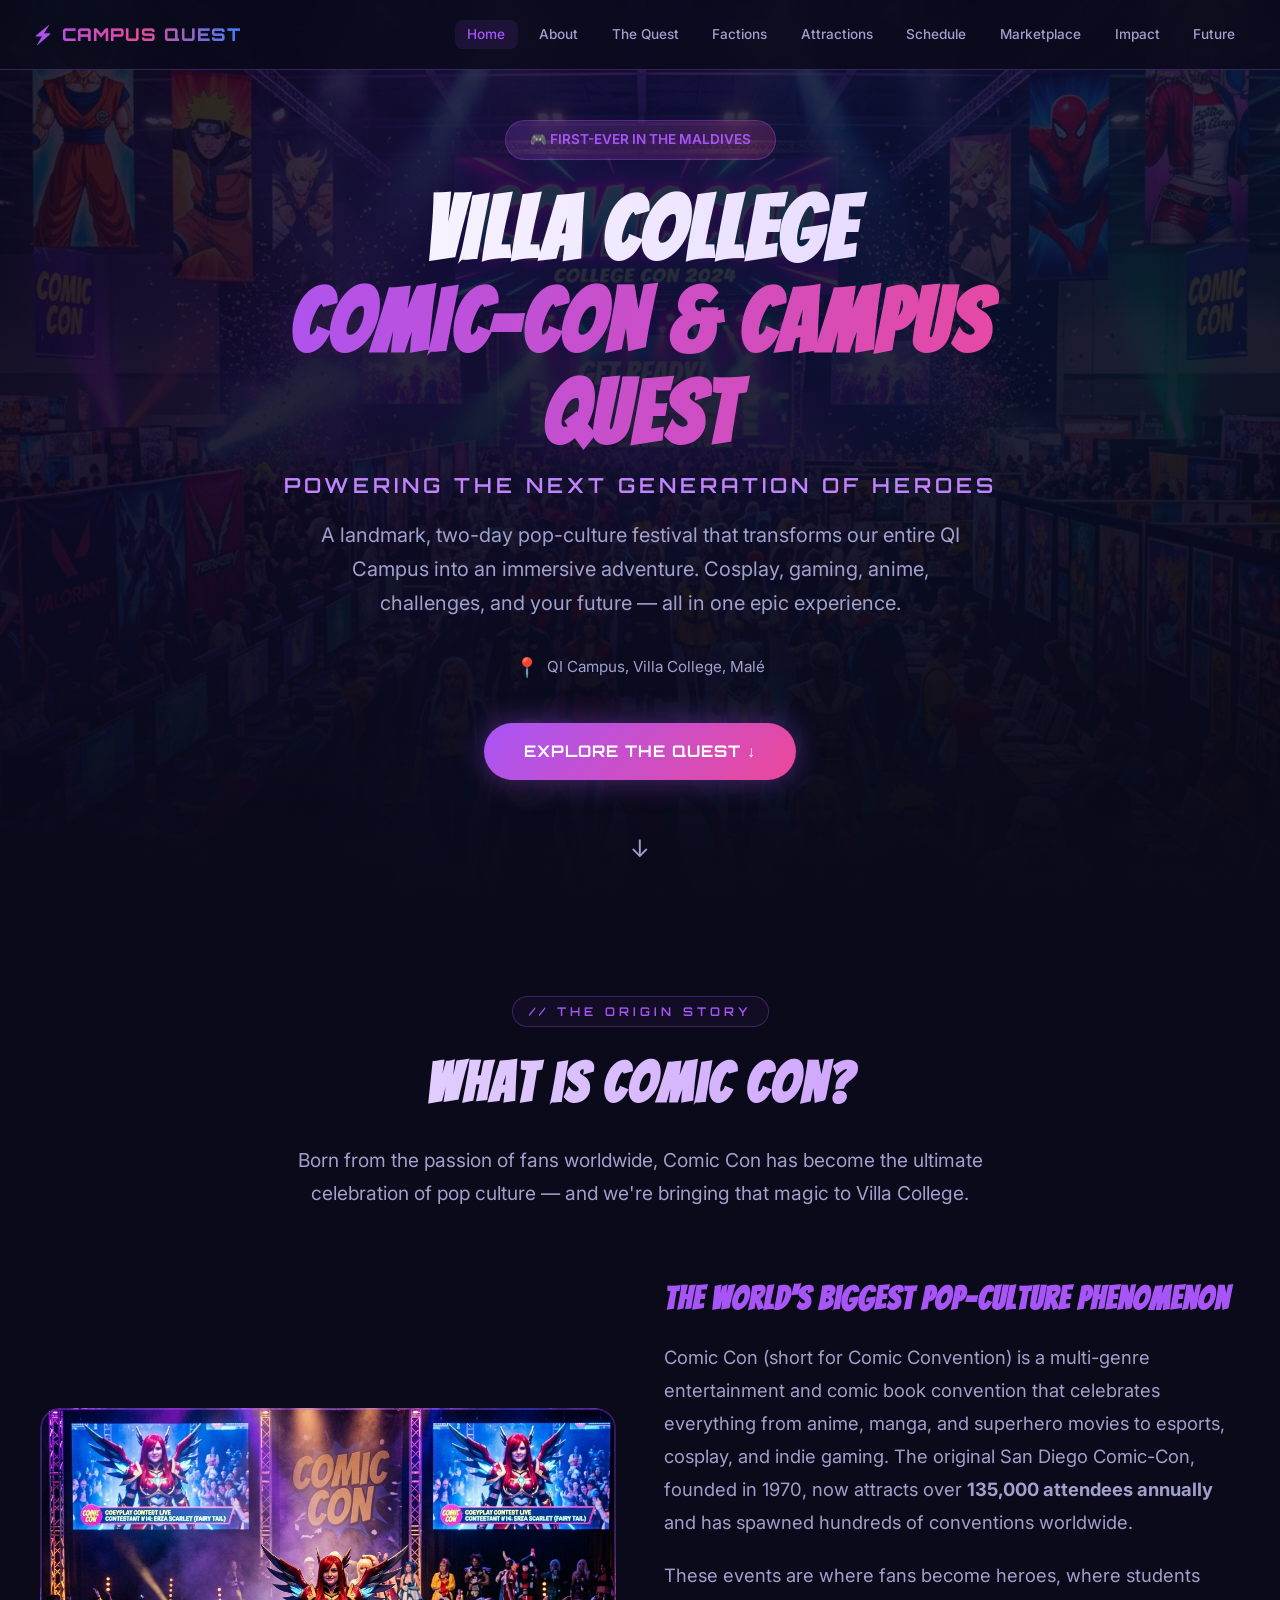
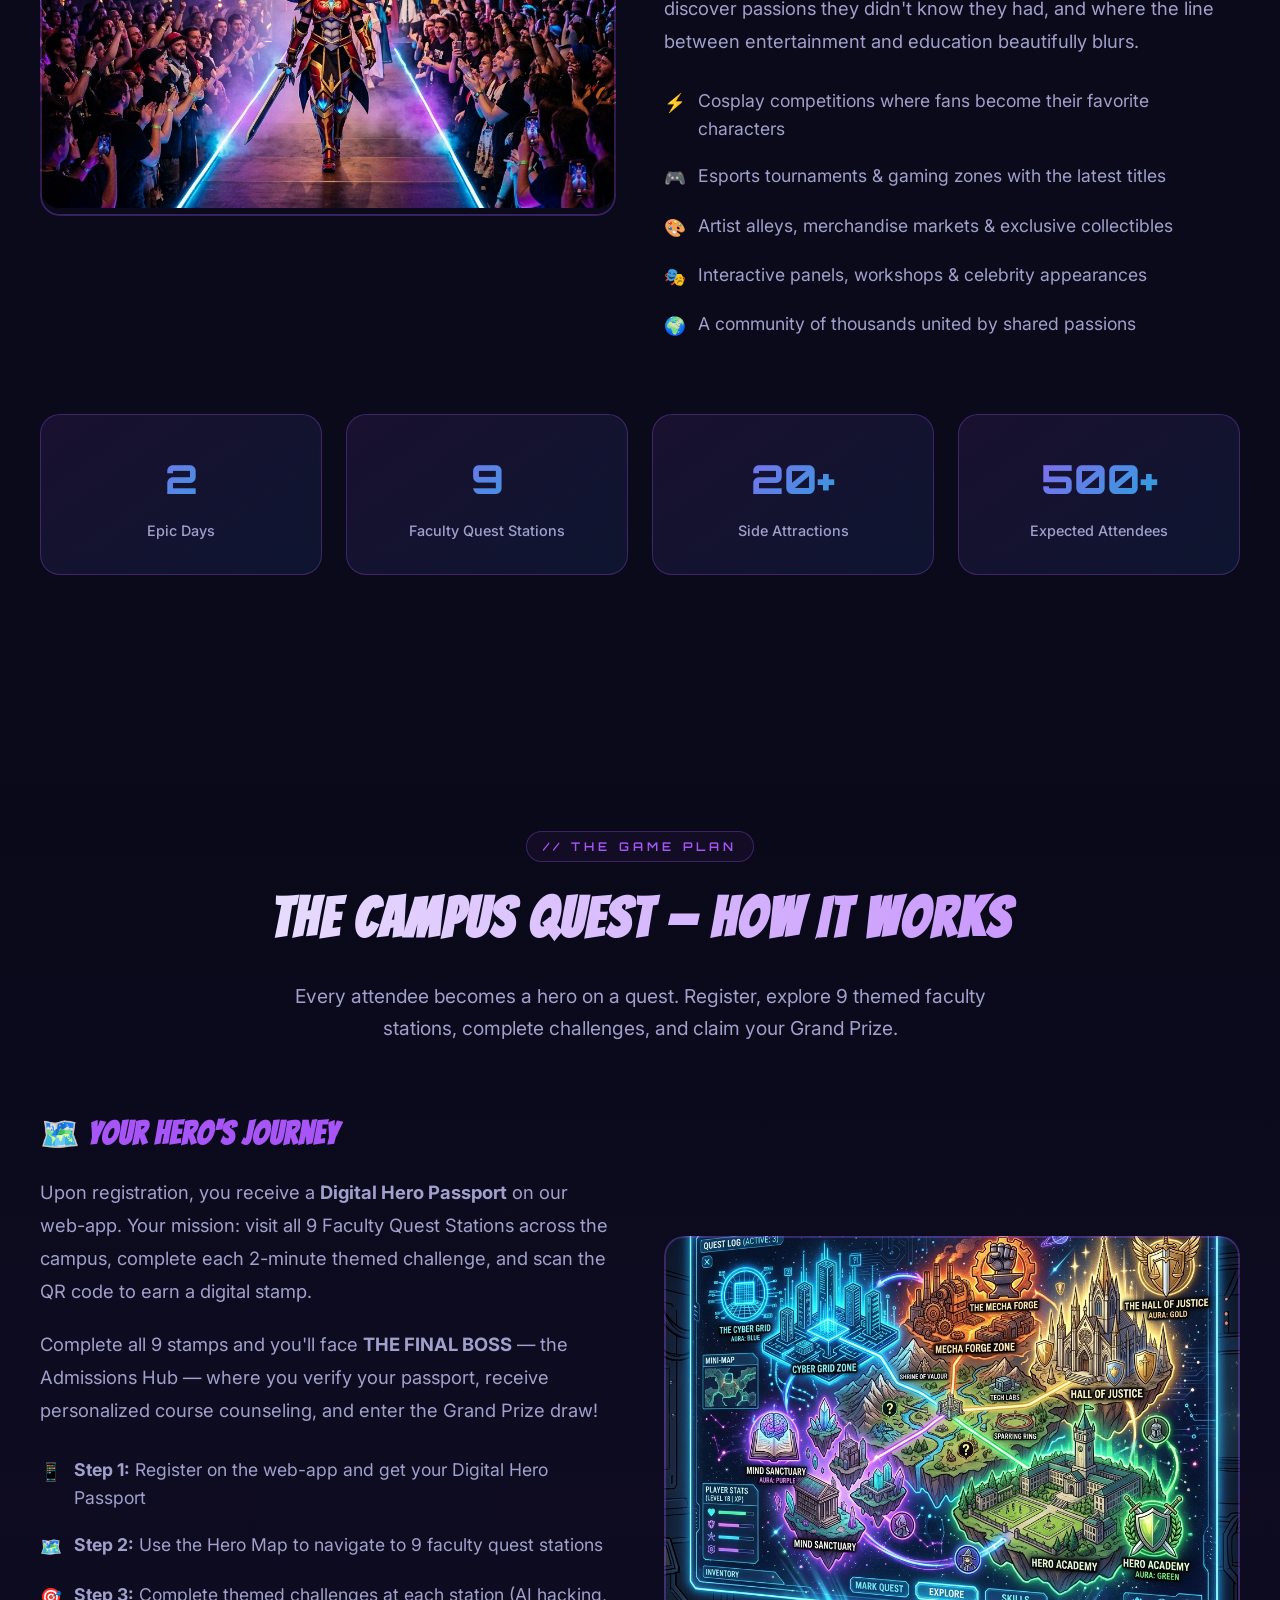
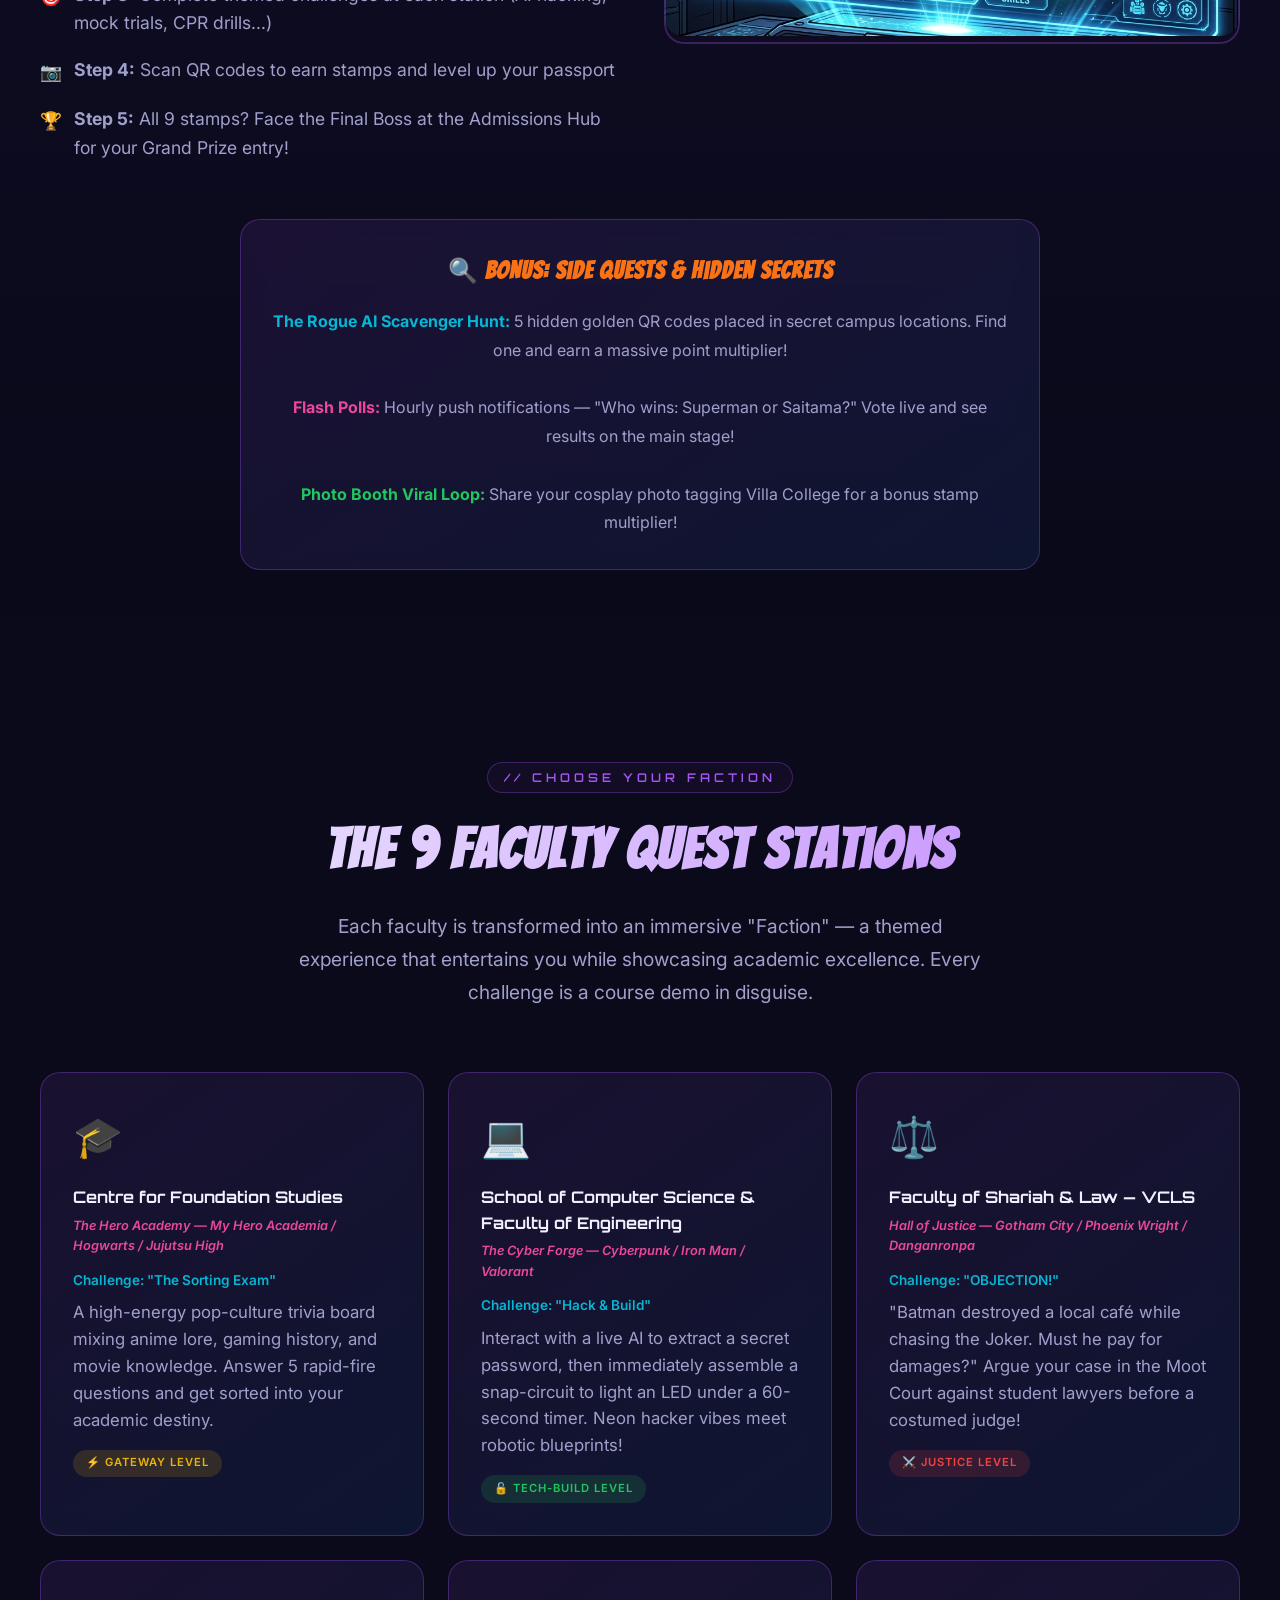
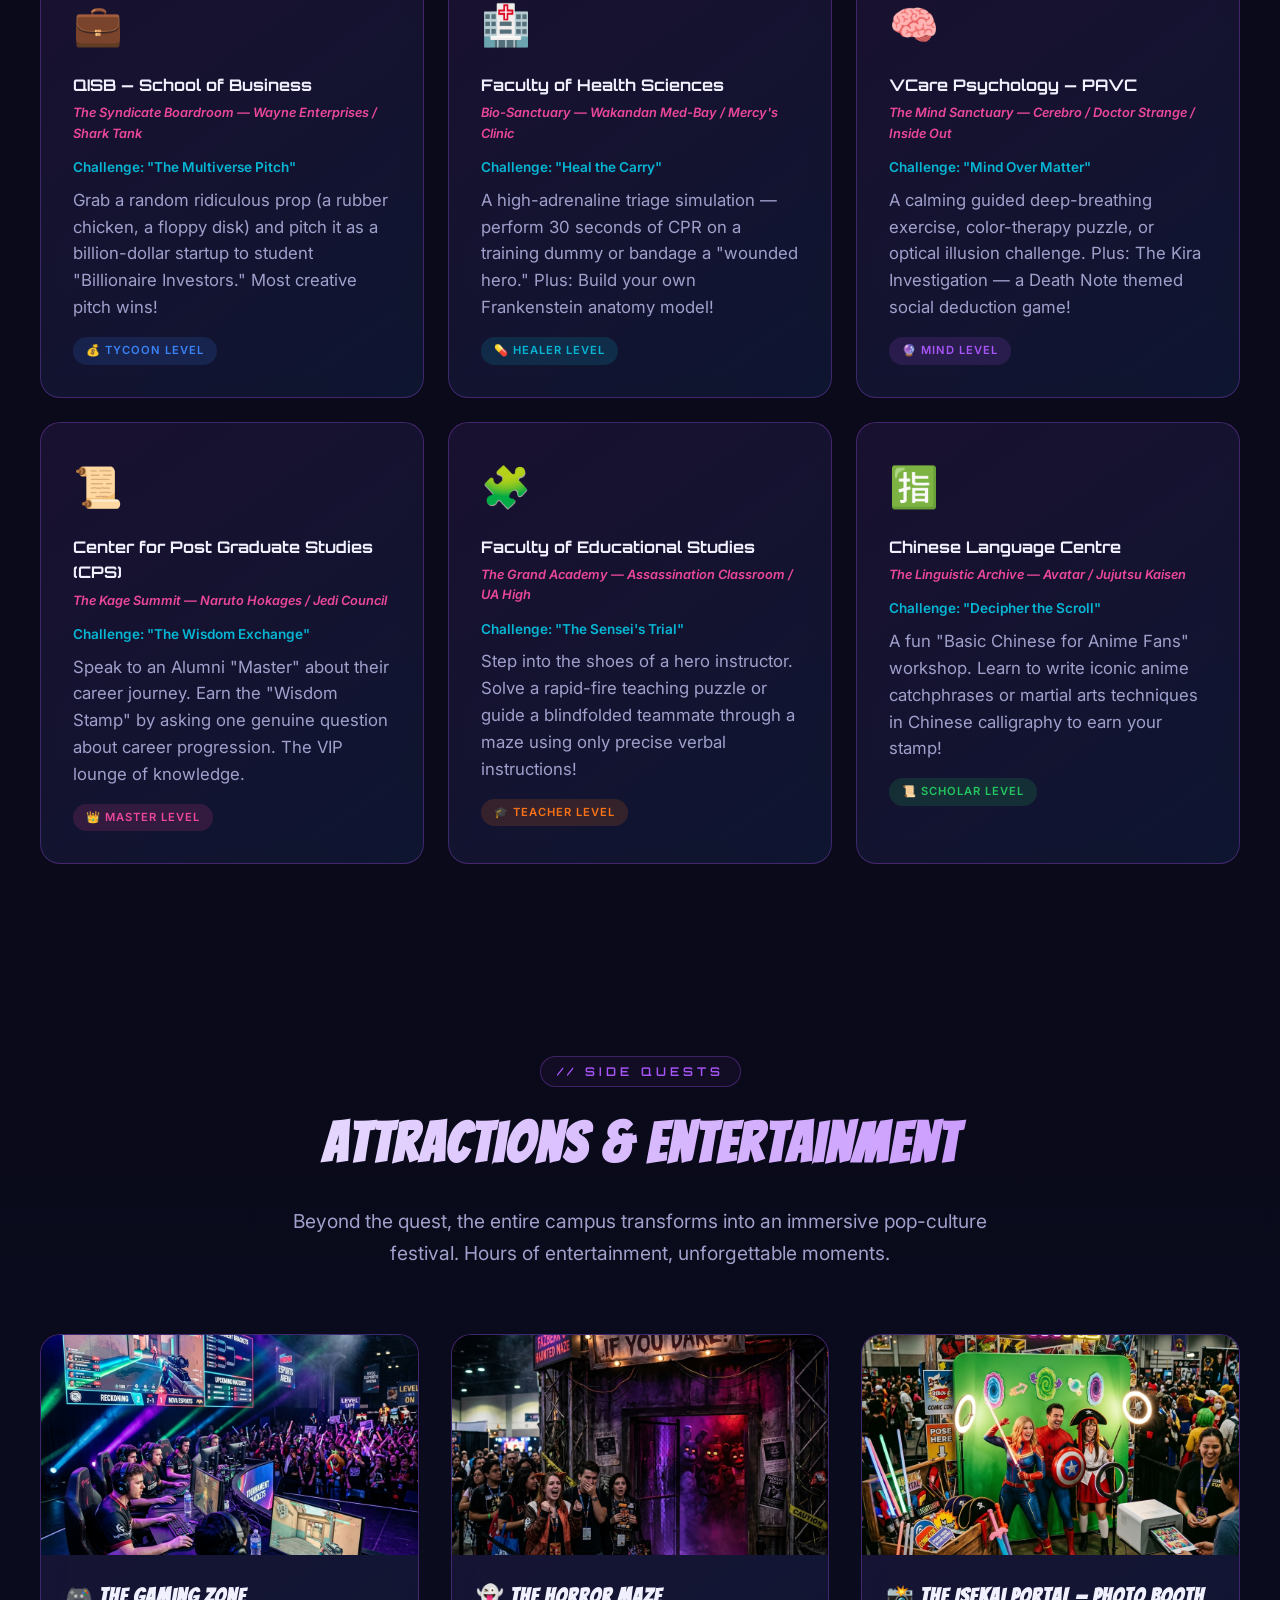
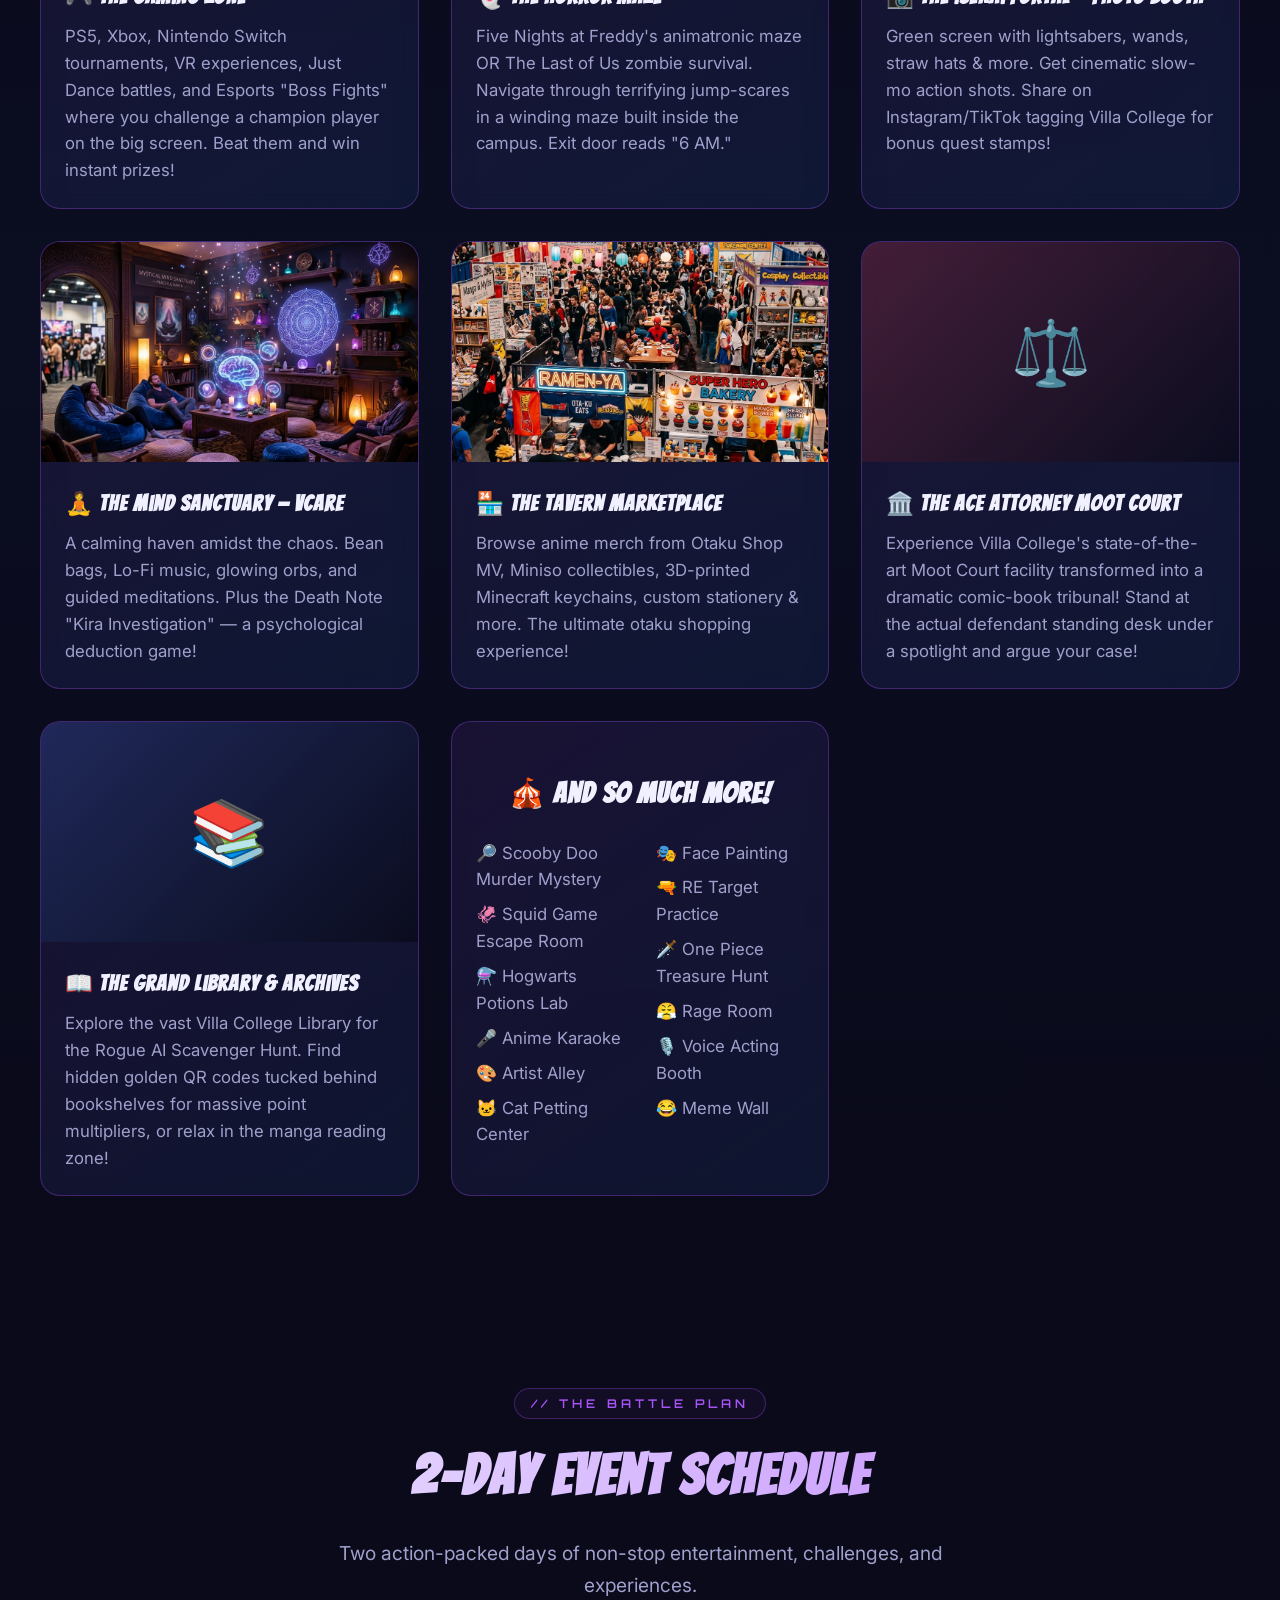
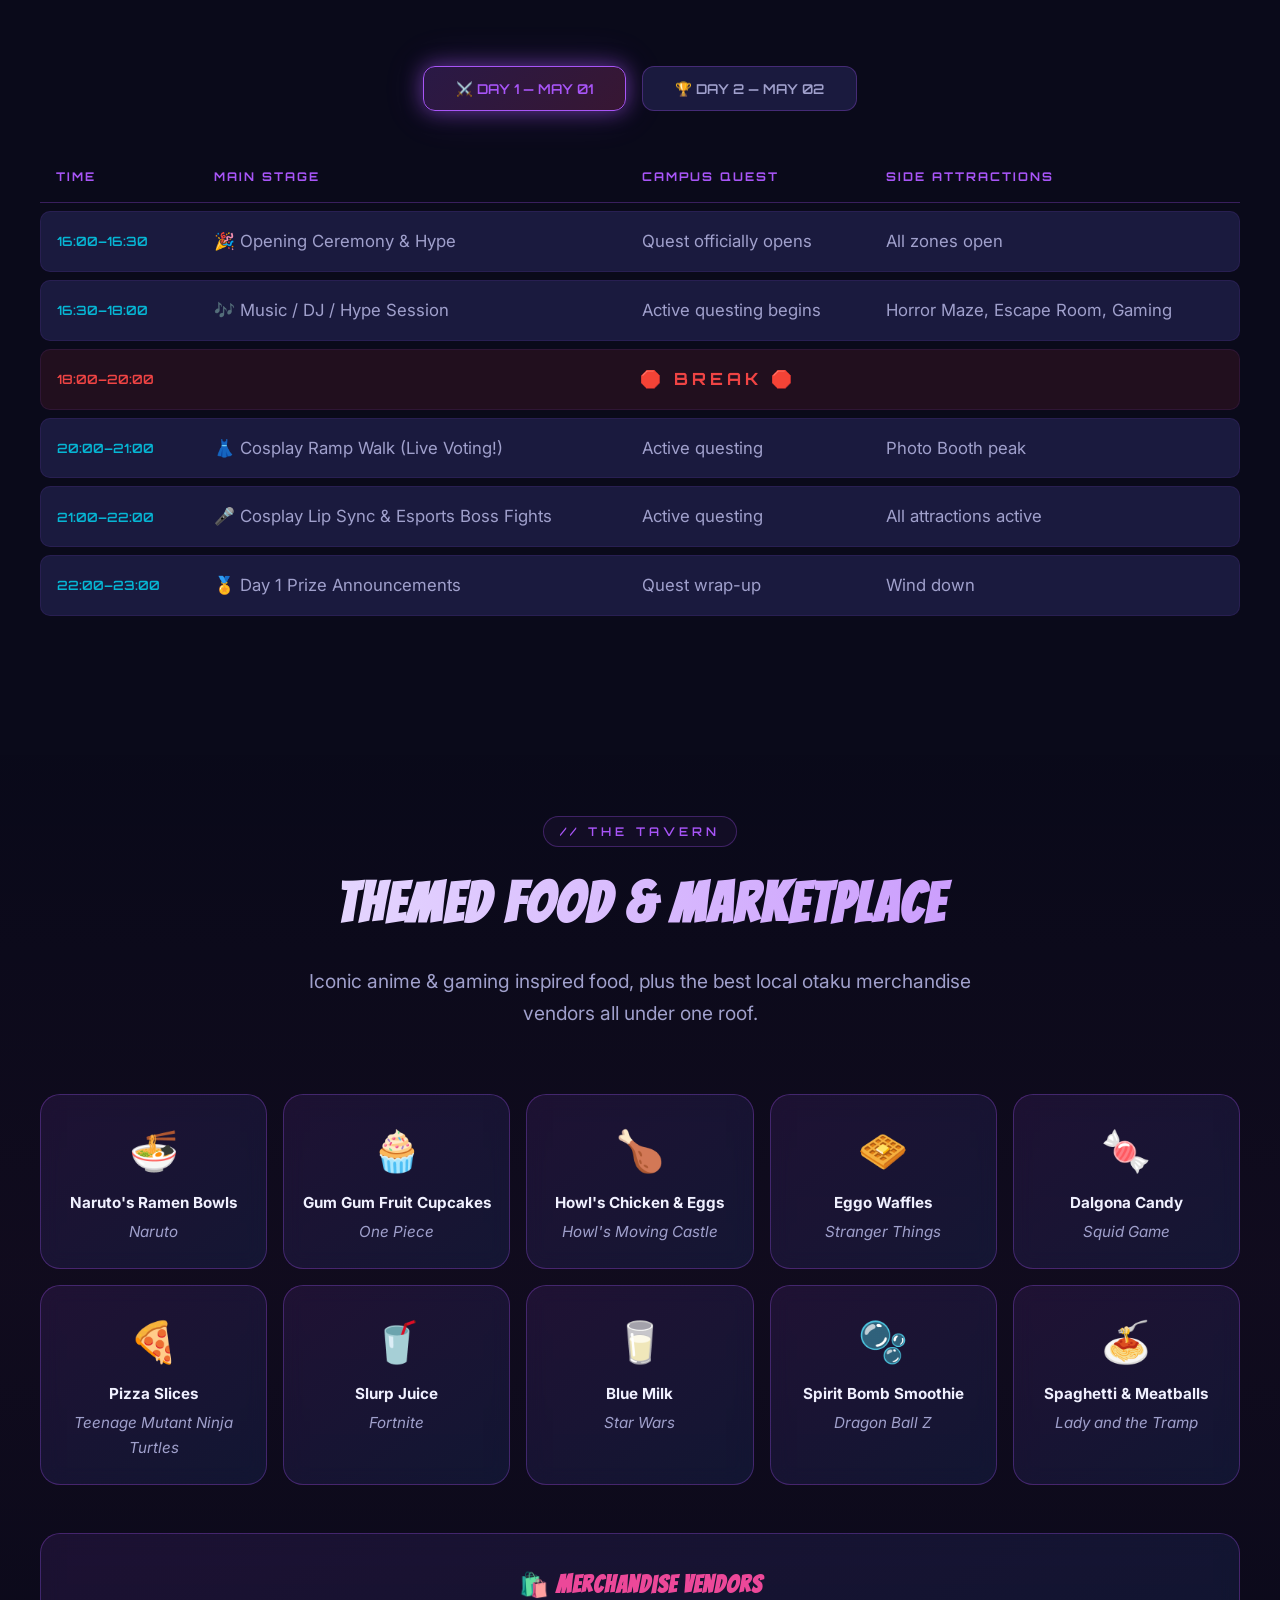
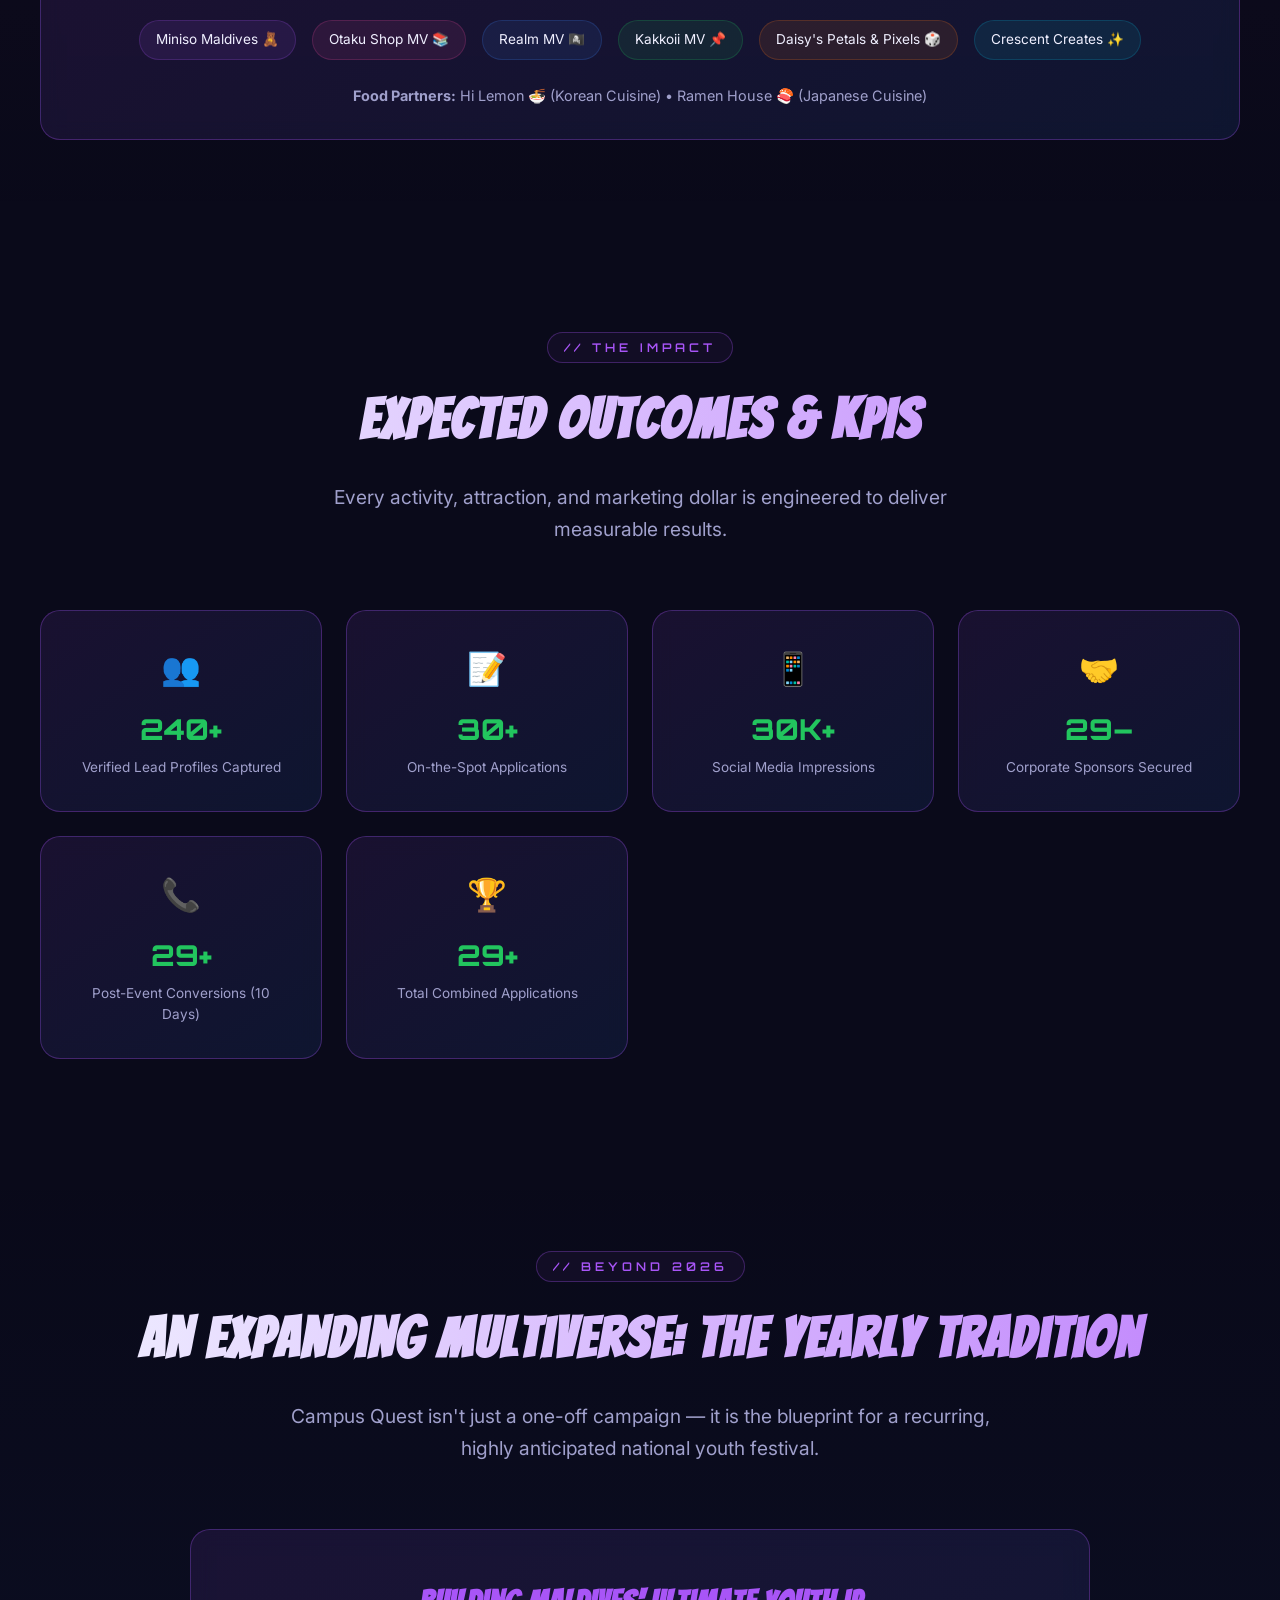
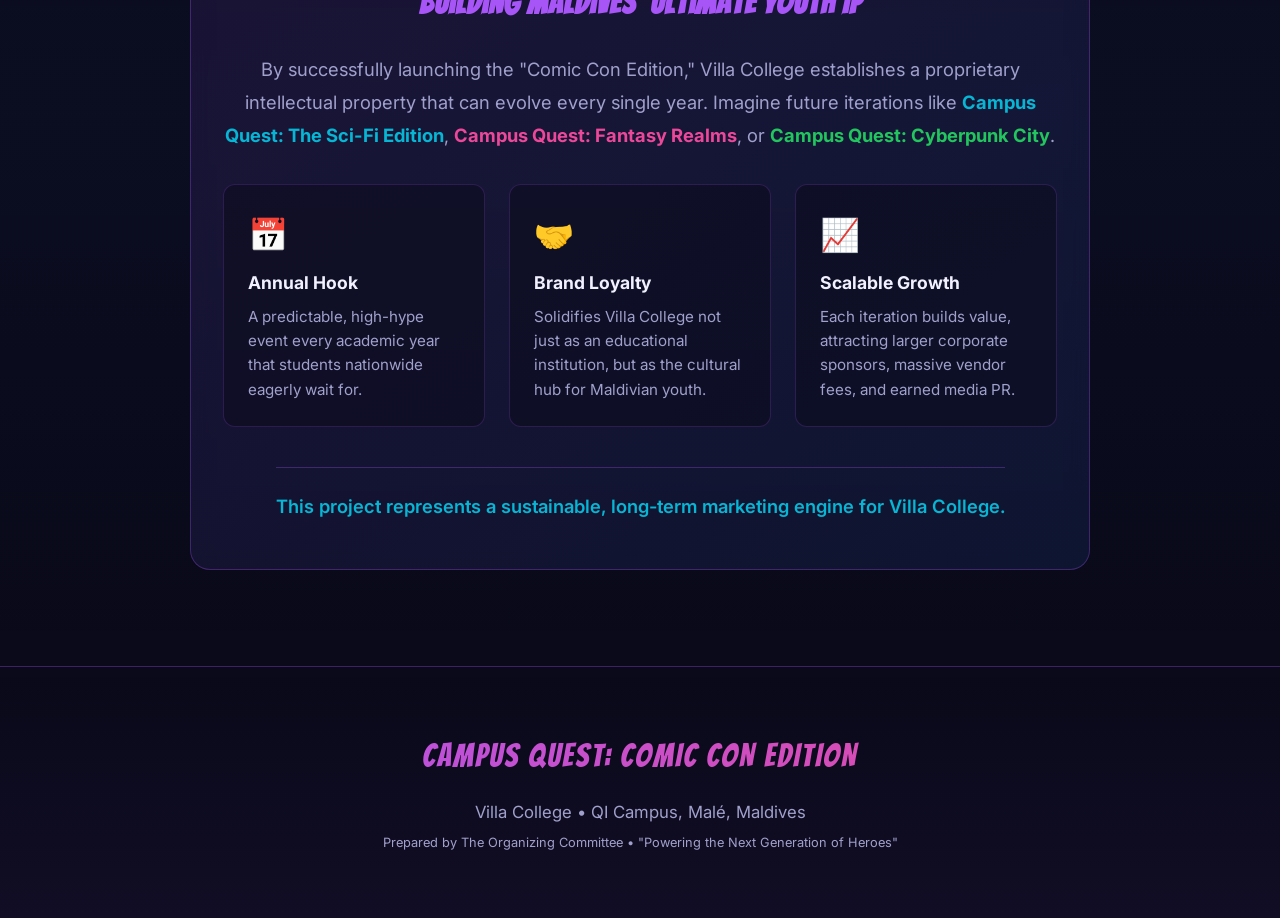
<file: index.html>
<!DOCTYPE html>
<html lang="en">
<head>
    <meta charset="UTF-8">
    <meta name="viewport" content="width=device-width, initial-scale=1.0">
    <title>Campus Quest: Comic Con Edition — Villa College 2026</title>
    <meta name="description" content="Villa College presents Campus Quest: Comic Con Edition - A two-day pop-culture festival & interactive campus experience. May 01-02, 2026 at QI Campus, Malé.">
    <link rel="stylesheet" href="styles.css">
</head>
<body>

<!-- Animated Background -->
<div class="bg-particles" id="bgParticles"></div>

<!-- Navigation -->
<nav class="navbar" id="navbar">
    <div class="nav-logo">⚡ CAMPUS QUEST</div>
    <ul class="nav-links" id="navLinks">
        <li><a href="#hero" class="active">Home</a></li>
        <li><a href="#about">About</a></li>
        <li><a href="#quest">The Quest</a></li>
        <li><a href="#factions">Factions</a></li>
        <li><a href="#attractions">Attractions</a></li>
        <li><a href="#schedule">Schedule</a></li>
        <li><a href="#marketplace">Marketplace</a></li>
        <li><a href="#kpi">Impact</a></li>
        <li><a href="#future">Future</a></li>
    </ul>
    <div class="hamburger" id="hamburger" onclick="toggleMenu()">
        <span></span><span></span><span></span>
    </div>
</nav>

<!-- HERO SECTION -->
<section class="hero" id="hero">
    <div class="hero-bg">
        <img src="images/hero.png" alt="Comic Con Convention Hall" id="editableHeroImg">
    </div>
    <div class="hero-content">
        <div class="hero-badge">🎮 FIRST-EVER IN THE MALDIVES</div>
        <h1 class="hero-title">
            <span class="line1" id="editableHeroTitle1">VILLA COLLEGE</span>
            <span class="line2 glitch" data-text="COMIC-CON & CAMPUS QUEST" id="editableHeroTitle2">COMIC-CON & CAMPUS QUEST</span>
        </h1>
        <p class="hero-subtitle animate-text-1" id="editableHeroSubtitle">Powering the Next Generation of Heroes</p>
        <p class="hero-desc animate-text-2" id="editableHeroDesc">A landmark, two-day pop-culture festival that transforms our entire QI Campus into an immersive adventure. Cosplay, gaming, anime, challenges, and your future — all in one epic experience.</p>
        <div class="hero-meta animate-text-3">
            <div class="hero-meta-item"><span class="icon">📍</span> <span id="editableVenue">QI Campus, Villa College, Malé</span></div>
        </div>
        <a href="#about" class="hero-cta">EXPLORE THE QUEST ↓</a>
    </div>
    <div class="scroll-indicator">↓</div>
</section>

<!-- WHAT IS COMIC CON + EVENT -->
<section class="section" id="about">
    <div class="container">
        <div class="section-header reveal">
            <span class="section-tag">// THE ORIGIN STORY</span>
            <h2 class="section-title" id="editableAboutTitle">What is Comic Con?</h2>
            <p class="section-desc" id="editableAboutDesc">Born from the passion of fans worldwide, Comic Con has become the ultimate celebration of pop culture — and we're bringing that magic to Villa College.</p>
        </div>

        <div class="what-is-grid reveal">
            <div class="what-is-image">
                <img src="images/cosplay.png" alt="Cosplay at Comic Con" id="editableAboutImg">
            </div>
            <div class="what-is-text">
                <h3 id="editableAboutH3">The World's Biggest Pop-Culture Phenomenon</h3>
                <p id="editableAboutP1">Comic Con (short for Comic Convention) is a multi-genre entertainment and comic book convention that celebrates everything from anime, manga, and superhero movies to esports, cosplay, and indie gaming. The original San Diego Comic-Con, founded in 1970, now attracts over <strong>135,000 attendees annually</strong> and has spawned hundreds of conventions worldwide.</p>
                <p id="editableAboutP2">These events are where fans become heroes, where students discover passions they didn't know they had, and where the line between entertainment and education beautifully blurs.</p>
                <ul class="highlight-list">
                    <li><span class="icon">⚡</span> <span>Cosplay competitions where fans become their favorite characters</span></li>
                    <li><span class="icon">🎮</span> <span>Esports tournaments & gaming zones with the latest titles</span></li>
                    <li><span class="icon">🎨</span> <span>Artist alleys, merchandise markets & exclusive collectibles</span></li>
                    <li><span class="icon">🎭</span> <span>Interactive panels, workshops & celebrity appearances</span></li>
                    <li><span class="icon">🌍</span> <span>A community of thousands united by shared passions</span></li>
                </ul>
            </div>
        </div>

        <!-- Stats -->
        <div class="stats-row">
            <div class="stat-card glass-card reveal reveal-delay-1">
                <div class="stat-number" id="editableStat1">2</div>
                <div class="stat-label">Epic Days</div>
            </div>
            <div class="stat-card glass-card reveal reveal-delay-2">
                <div class="stat-number" id="editableStat2">9</div>
                <div class="stat-label">Faculty Quest Stations</div>
            </div>
            <div class="stat-card glass-card reveal reveal-delay-3">
                <div class="stat-number" id="editableStat3">20+</div>
                <div class="stat-label">Side Attractions</div>
            </div>
            <div class="stat-card glass-card reveal reveal-delay-4">
                <div class="stat-number" id="editableStat4">500+</div>
                <div class="stat-label">Expected Attendees</div>
            </div>
        </div>
    </div>
</section>

<!-- THE CAMPUS QUEST SECTION -->
<section class="section" id="quest" style="background: linear-gradient(180deg, transparent, rgba(168,85,247,0.03), transparent);">
    <div class="container">
        <div class="section-header reveal">
            <span class="section-tag">// THE GAME PLAN</span>
            <h2 class="section-title">The Campus Quest — How It Works</h2>
            <p class="section-desc">Every attendee becomes a hero on a quest. Register, explore 9 themed faculty stations, complete challenges, and claim your Grand Prize.</p>
        </div>

        <div class="what-is-grid reveal" style="margin-bottom: 3rem;">
            <div class="what-is-text">
                <h3>🗺️ Your Hero's Journey</h3>
                <p>Upon registration, you receive a <strong>Digital Hero Passport</strong> on our web-app. Your mission: visit all 9 Faculty Quest Stations across the campus, complete each 2-minute themed challenge, and scan the QR code to earn a digital stamp.</p>
                <p>Complete all 9 stamps and you'll face <strong>THE FINAL BOSS</strong> — the Admissions Hub — where you verify your passport, receive personalized course counseling, and enter the Grand Prize draw!</p>
                <ul class="highlight-list">
                    <li><span class="icon">📱</span> <span><strong>Step 1:</strong> Register on the web-app and get your Digital Hero Passport</span></li>
                    <li><span class="icon">🗺️</span> <span><strong>Step 2:</strong> Use the Hero Map to navigate to 9 faculty quest stations</span></li>
                    <li><span class="icon">🎯</span> <span><strong>Step 3:</strong> Complete themed challenges at each station (AI hacking, mock trials, CPR drills...)</span></li>
                    <li><span class="icon">📷</span> <span><strong>Step 4:</strong> Scan QR codes to earn stamps and level up your passport</span></li>
                    <li><span class="icon">🏆</span> <span><strong>Step 5:</strong> All 9 stamps? Face the Final Boss at the Admissions Hub for your Grand Prize entry!</span></li>
                </ul>
            </div>
            <div class="what-is-image">
                <img src="images/quest.png" alt="Interactive Quest Map" id="editableQuestImg">
            </div>
        </div>

        <!-- Side Quests highlight -->
        <div class="glass-card reveal" style="max-width: 800px; margin: 0 auto; text-align: center;">
            <h3 style="font-family: 'Bangers', cursive; font-size: 1.5rem; letter-spacing: 1px; margin-bottom: 1rem; color: var(--neon-orange);">🔍 BONUS: Side Quests & Hidden Secrets</h3>
            <p style="color: var(--text-secondary); line-height: 1.8;">
                <strong style="color: var(--neon-cyan);">The Rogue AI Scavenger Hunt:</strong> 5 hidden golden QR codes placed in secret campus locations. Find one and earn a massive point multiplier!<br><br>
                <strong style="color: var(--neon-pink);">Flash Polls:</strong> Hourly push notifications — "Who wins: Superman or Saitama?" Vote live and see results on the main stage!<br><br>
                <strong style="color: var(--neon-green);">Photo Booth Viral Loop:</strong> Share your cosplay photo tagging Villa College for a bonus stamp multiplier!
            </p>
        </div>
    </div>
</section>

<!-- FACTIONS (FACULTIES) -->
<section class="section" id="factions">
    <div class="container">
        <div class="section-header reveal">
            <span class="section-tag">// CHOOSE YOUR FACTION</span>
            <h2 class="section-title">The 9 Faculty Quest Stations</h2>
            <p class="section-desc">Each faculty is transformed into an immersive "Faction" — a themed experience that entertains you while showcasing academic excellence. Every challenge is a course demo in disguise.</p>
        </div>

        <div class="factions-grid">
            <!-- Faction 1 -->
            <div class="glass-card faction-card reveal reveal-delay-1">
                <span class="faction-icon">🎓</span>
                <h3>Centre for Foundation Studies</h3>
                <div class="faction-theme">The Hero Academy — My Hero Academia / Hogwarts / Jujutsu High</div>
                <div class="faction-challenge">Challenge: "The Sorting Exam"</div>
                <p>A high-energy pop-culture trivia board mixing anime lore, gaming history, and movie knowledge. Answer 5 rapid-fire questions and get sorted into your academic destiny.</p>
                <span class="faction-tag" style="background: rgba(234,179,8,0.15); color: var(--neon-yellow);">⚡ Gateway Level</span>
            </div>
            <!-- Faction 2 -->
            <div class="glass-card faction-card reveal reveal-delay-2">
                <span class="faction-icon">💻</span>
                <h3>School of Computer Science & Faculty of Engineering</h3>
                <div class="faction-theme">The Cyber Forge — Cyberpunk / Iron Man / Valorant</div>
                <div class="faction-challenge">Challenge: "Hack & Build"</div>
                <p>Interact with a live AI to extract a secret password, then immediately assemble a snap-circuit to light an LED under a 60-second timer. Neon hacker vibes meet robotic blueprints!</p>
                <span class="faction-tag" style="background: rgba(34,197,94,0.15); color: var(--neon-green);">🔓 Tech-Build Level</span>
            </div>
            <!-- Faction 4 -->
            <div class="glass-card faction-card reveal reveal-delay-1">
                <span class="faction-icon">⚖️</span>
                <h3>Faculty of Shariah & Law — VCLS</h3>
                <div class="faction-theme">Hall of Justice — Gotham City / Phoenix Wright / Danganronpa</div>
                <div class="faction-challenge">Challenge: "OBJECTION!"</div>
                <p>"Batman destroyed a local café while chasing the Joker. Must he pay for damages?" Argue your case in the Moot Court against student lawyers before a costumed judge!</p>
                <span class="faction-tag" style="background: rgba(239,68,68,0.15); color: #ef4444;">⚔️ Justice Level</span>
            </div>
            <!-- Faction 5 -->
            <div class="glass-card faction-card reveal reveal-delay-2">
                <span class="faction-icon">💼</span>
                <h3>QISB — School of Business</h3>
                <div class="faction-theme">The Syndicate Boardroom — Wayne Enterprises / Shark Tank</div>
                <div class="faction-challenge">Challenge: "The Multiverse Pitch"</div>
                <p>Grab a random ridiculous prop (a rubber chicken, a floppy disk) and pitch it as a billion-dollar startup to student "Billionaire Investors." Most creative pitch wins!</p>
                <span class="faction-tag" style="background: rgba(59,130,246,0.15); color: var(--neon-blue);">💰 Tycoon Level</span>
            </div>
            <!-- Faction 6 -->
            <div class="glass-card faction-card reveal reveal-delay-3">
                <span class="faction-icon">🏥</span>
                <h3>Faculty of Health Sciences</h3>
                <div class="faction-theme">Bio-Sanctuary — Wakandan Med-Bay / Mercy's Clinic</div>
                <div class="faction-challenge">Challenge: "Heal the Carry"</div>
                <p>A high-adrenaline triage simulation — perform 30 seconds of CPR on a training dummy or bandage a "wounded hero." Plus: Build your own Frankenstein anatomy model!</p>
                <span class="faction-tag" style="background: rgba(6,182,212,0.15); color: var(--neon-cyan);">💊 Healer Level</span>
            </div>
            <!-- Faction 7 -->
            <div class="glass-card faction-card reveal reveal-delay-1">
                <span class="faction-icon">🧠</span>
                <h3>VCare Psychology — PAVC</h3>
                <div class="faction-theme">The Mind Sanctuary — Cerebro / Doctor Strange / Inside Out</div>
                <div class="faction-challenge">Challenge: "Mind Over Matter"</div>
                <p>A calming guided deep-breathing exercise, color-therapy puzzle, or optical illusion challenge. Plus: The Kira Investigation — a Death Note themed social deduction game!</p>
                <span class="faction-tag" style="background: rgba(168,85,247,0.15); color: var(--neon-purple);">🔮 Mind Level</span>
            </div>
            <!-- Faction 7 -->
            <div class="glass-card faction-card reveal reveal-delay-2">
                <span class="faction-icon">📜</span>
                <h3>Center for Post Graduate Studies (CPS)</h3>
                <div class="faction-theme">The Kage Summit — Naruto Hokages / Jedi Council</div>
                <div class="faction-challenge">Challenge: "The Wisdom Exchange"</div>
                <p>Speak to an Alumni "Master" about their career journey. Earn the "Wisdom Stamp" by asking one genuine question about career progression. The VIP lounge of knowledge.</p>
                <span class="faction-tag" style="background: rgba(236,72,153,0.15); color: var(--neon-pink);">👑 Master Level</span>
            </div>
            <!-- Faction 8 -->
            <div class="glass-card faction-card reveal reveal-delay-1">
                <span class="faction-icon">🧩</span>
                <h3>Faculty of Educational Studies</h3>
                <div class="faction-theme">The Grand Academy — Assassination Classroom / UA High</div>
                <div class="faction-challenge">Challenge: "The Sensei's Trial"</div>
                <p>Step into the shoes of a hero instructor. Solve a rapid-fire teaching puzzle or guide a blindfolded teammate through a maze using only precise verbal instructions!</p>
                <span class="faction-tag" style="background: rgba(249,115,22,0.15); color: var(--neon-orange);">🎓 Teacher Level</span>
            </div>
            <!-- Faction 9 -->
            <div class="glass-card faction-card reveal reveal-delay-3">
                <span class="faction-icon">🈯</span>
                <h3>Chinese Language Centre</h3>
                <div class="faction-theme">The Linguistic Archive — Avatar / Jujutsu Kaisen</div>
                <div class="faction-challenge">Challenge: "Decipher the Scroll"</div>
                <p>A fun "Basic Chinese for Anime Fans" workshop. Learn to write iconic anime catchphrases or martial arts techniques in Chinese calligraphy to earn your stamp!</p>
                <span class="faction-tag" style="background: rgba(34,197,94,0.15); color: var(--neon-green);">📜 Scholar Level</span>
            </div>
        </div>
    </div>
</section>

<!-- ATTRACTIONS -->
<section class="section" id="attractions" style="background: linear-gradient(180deg, transparent, rgba(59,130,246,0.03), transparent);">
    <div class="container">
        <div class="section-header reveal">
            <span class="section-tag">// SIDE QUESTS</span>
            <h2 class="section-title">Attractions & Entertainment</h2>
            <p class="section-desc">Beyond the quest, the entire campus transforms into an immersive pop-culture festival. Hours of entertainment, unforgettable moments.</p>
        </div>

        <div class="attractions-showcase">
            <!-- Attraction 1 -->
            <div class="glass-card attraction-card reveal reveal-delay-1">
                <div class="card-image"><img src="images/gaming.png" alt="Gaming Zone" id="editableGamingImg"></div>
                <div class="card-body">
                    <h3>🎮 The Gaming Zone</h3>
                    <p>PS5, Xbox, Nintendo Switch tournaments, VR experiences, Just Dance battles, and Esports "Boss Fights" where you challenge a champion player on the big screen. Beat them and win instant prizes!</p>
                </div>
            </div>
            <!-- Attraction 2 -->
            <div class="glass-card attraction-card reveal reveal-delay-2">
                <div class="card-image"><img src="images/horror.png" alt="Horror Zone" id="editableHorrorImg"></div>
                <div class="card-body">
                    <h3>👻 The Horror Maze</h3>
                    <p>Five Nights at Freddy's animatronic maze OR The Last of Us zombie survival. Navigate through terrifying jump-scares in a winding maze built inside the campus. Exit door reads "6 AM."</p>
                </div>
            </div>
            <!-- Attraction 3 -->
            <div class="glass-card attraction-card reveal reveal-delay-3">
                <div class="card-image"><img src="images/photobooth.png" alt="Photo Booth" id="editablePhotoImg"></div>
                <div class="card-body">
                    <h3>📸 The Isekai Portal — Photo Booth</h3>
                    <p>Green screen with lightsabers, wands, straw hats & more. Get cinematic slow-mo action shots. Share on Instagram/TikTok tagging Villa College for bonus quest stamps!</p>
                </div>
            </div>
            <!-- Attraction 4 -->
            <div class="glass-card attraction-card reveal reveal-delay-1">
                <div class="card-image"><img src="images/sanctuary.png" alt="VCare Mind Sanctuary" id="editableSanctuaryImg"></div>
                <div class="card-body">
                    <h3>🧘 The Mind Sanctuary — VCare</h3>
                    <p>A calming haven amidst the chaos. Bean bags, Lo-Fi music, glowing orbs, and guided meditations. Plus the Death Note "Kira Investigation" — a psychological deduction game!</p>
                </div>
            </div>
            <!-- Attraction 5 -->
            <div class="glass-card attraction-card reveal reveal-delay-2">
                <div class="card-image"><img src="images/marketplace.png" alt="Marketplace" id="editableMarketImg"></div>
                <div class="card-body">
                    <h3>🏪 The Tavern Marketplace</h3>
                    <p>Browse anime merch from Otaku Shop MV, Miniso collectibles, 3D-printed Minecraft keychains, custom stationery & more. The ultimate otaku shopping experience!</p>
                </div>
            </div>
            <!-- Attraction 6: Moot Court -->
            <div class="glass-card attraction-card reveal reveal-delay-3">
                <div class="card-image"><div style="width:100%;height:100%;background:linear-gradient(135deg, rgba(239,68,68,0.2), rgba(10,10,26,0.8));display:flex;align-items:center;justify-content:center;font-size:4rem;">⚖️</div></div>
                <div class="card-body">
                    <h3>🏛️ The Ace Attorney Moot Court</h3>
                    <p>Experience Villa College's state-of-the-art Moot Court facility transformed into a dramatic comic-book tribunal! Stand at the actual defendant standing desk under a spotlight and argue your case!</p>
                </div>
            </div>
            <!-- Attraction 7: Library -->
            <div class="glass-card attraction-card reveal reveal-delay-1">
                <div class="card-image"><div style="width:100%;height:100%;background:linear-gradient(135deg, rgba(59,130,246,0.2), rgba(10,10,26,0.8));display:flex;align-items:center;justify-content:center;font-size:4rem;">📚</div></div>
                <div class="card-body">
                    <h3>📖 The Grand Library & Archives</h3>
                    <p>Explore the vast Villa College Library for the Rogue AI Scavenger Hunt. Find hidden golden QR codes tucked behind bookshelves for massive point multipliers, or relax in the manga reading zone!</p>
                </div>
            </div>
            <!-- Attraction 8 - More attractions card -->
            <div class="glass-card attraction-card reveal reveal-delay-2" style="display: flex; align-items: center; justify-content: center; min-height: 350px;">
                <div class="card-body" style="text-align: center;">
                    <h3 style="font-size: 1.8rem; margin-bottom: 1.5rem;">🎪 And So Much More!</h3>
                    <div style="text-align: left; columns: 2; column-gap: 2rem;">
                        <p style="margin-bottom: 0.5rem;">🔎 Scooby Doo Murder Mystery</p>
                        <p style="margin-bottom: 0.5rem;">🦑 Squid Game Escape Room</p>
                        <p style="margin-bottom: 0.5rem;">⚗️ Hogwarts Potions Lab</p>
                        <p style="margin-bottom: 0.5rem;">🎤 Anime Karaoke</p>
                        <p style="margin-bottom: 0.5rem;">🎨 Artist Alley</p>
                        <p style="margin-bottom: 0.5rem;">🐱 Cat Petting Center</p>
                        <p style="margin-bottom: 0.5rem;">🎭 Face Painting</p>
                        <p style="margin-bottom: 0.5rem;">🔫 RE Target Practice</p>
                        <p style="margin-bottom: 0.5rem;">🗡️ One Piece Treasure Hunt</p>
                        <p style="margin-bottom: 0.5rem;">😤 Rage Room</p>
                        <p style="margin-bottom: 0.5rem;">🎙️ Voice Acting Booth</p>
                        <p style="margin-bottom: 0.5rem;">😂 Meme Wall</p>
                    </div>
                </div>
            </div>
        </div>
    </div>
</section>

<!-- SCHEDULE -->
<section class="section" id="schedule">
    <div class="container">
        <div class="section-header reveal">
            <span class="section-tag">// THE BATTLE PLAN</span>
            <h2 class="section-title">2-Day Event Schedule</h2>
            <p class="section-desc">Two action-packed days of non-stop entertainment, challenges, and experiences.</p>
        </div>

        <div class="schedule-tabs reveal">
            <button class="schedule-tab active" onclick="switchDay(1)">⚔️ DAY 1 — MAY 01</button>
            <button class="schedule-tab" onclick="switchDay(2)">🏆 DAY 2 — MAY 02</button>
        </div>

        <div class="reveal">
            <!-- Day 1 -->
            <div class="schedule-panel active" id="day1">
                <table class="schedule-table">
                    <thead><tr><th>Time</th><th>Main Stage</th><th>Campus Quest</th><th>Side Attractions</th></tr></thead>
                    <tbody>
                        <tr><td>16:00–16:30</td><td>🎉 Opening Ceremony & Hype</td><td>Quest officially opens</td><td>All zones open</td></tr>
                        <tr><td>16:30–18:00</td><td>🎶 Music / DJ / Hype Session</td><td>Active questing begins</td><td>Horror Maze, Escape Room, Gaming</td></tr>
                        <tr style="background: rgba(239, 68, 68, 0.1); border-left: 2px solid #ef4444;"><td style="color: #ef4444;">18:00–20:00</td><td colspan="3" style="color: #ef4444; font-weight: 700; text-align: center; letter-spacing: 4px; font-family: 'Orbitron', sans-serif;">🛑 BREAK 🛑</td></tr>
                        <tr><td>20:00–21:00</td><td>👗 Cosplay Ramp Walk (Live Voting!)</td><td>Active questing</td><td>Photo Booth peak</td></tr>
                        <tr><td>21:00–22:00</td><td>🎤 Cosplay Lip Sync & Esports Boss Fights</td><td>Active questing</td><td>All attractions active</td></tr>
                        <tr><td>22:00–23:00</td><td>🏅 Day 1 Prize Announcements</td><td>Quest wrap-up</td><td>Wind down</td></tr>
                    </tbody>
                </table>
            </div>
            <!-- Day 2 -->
            <div class="schedule-panel" id="day2">
                <table class="schedule-table">
                    <thead><tr><th>Time</th><th>Main Stage</th><th>Campus Quest</th><th>Side Attractions</th></tr></thead>
                    <tbody>
                        <tr><td>16:00–16:30</td><td>🚀 Day 2 Launch & Recap</td><td>Quest reopens</td><td>All zones reopen</td></tr>
                        <tr><td>16:30–18:00</td><td>🎵 "Name That Tune" Anime Edition</td><td>Active questing</td><td>All attractions active</td></tr>
                        <tr style="background: rgba(239, 68, 68, 0.1); border-left: 2px solid #ef4444;"><td style="color: #ef4444;">18:00–20:00</td><td colspan="3" style="color: #ef4444; font-weight: 700; text-align: center; letter-spacing: 4px; font-family: 'Orbitron', sans-serif;">🛑 BREAK 🛑</td></tr>
                        <tr><td>20:00–21:30</td><td>🎸 Live Band & Esports Grand Finals</td><td>Active questing</td><td>Photo Booth, Mafia Game</td></tr>
                        <tr><td>21:30–22:30</td><td>🏆 GRAND PRIZE DRAW!</td><td>Admissions Hub final push</td><td>Last chance for stamps</td></tr>
                        <tr><td>22:30–23:00</td><td>🎓 Closing Ceremony & May Intake CTA</td><td>Quest closes</td><td>Teardown begins</td></tr>
                    </tbody>
                </table>
            </div>
        </div>
    </div>
</section>

<!-- MARKETPLACE & FOOD -->
<section class="section" id="marketplace" style="background: linear-gradient(180deg, transparent, rgba(236,72,153,0.03), transparent);">
    <div class="container">
        <div class="section-header reveal">
            <span class="section-tag">// THE TAVERN</span>
            <h2 class="section-title">Themed Food & Marketplace</h2>
            <p class="section-desc">Iconic anime & gaming inspired food, plus the best local otaku merchandise vendors all under one roof.</p>
        </div>

        <div class="food-grid reveal">
            <div class="glass-card food-item"><span class="food-emoji">🍜</span><h4>Naruto's Ramen Bowls</h4><p>Naruto</p></div>
            <div class="glass-card food-item"><span class="food-emoji">🧁</span><h4>Gum Gum Fruit Cupcakes</h4><p>One Piece</p></div>
            <div class="glass-card food-item"><span class="food-emoji">🍗</span><h4>Howl's Chicken & Eggs</h4><p>Howl's Moving Castle</p></div>
            <div class="glass-card food-item"><span class="food-emoji">🧇</span><h4>Eggo Waffles</h4><p>Stranger Things</p></div>
            <div class="glass-card food-item"><span class="food-emoji">🍬</span><h4>Dalgona Candy</h4><p>Squid Game</p></div>
            <div class="glass-card food-item"><span class="food-emoji">🍕</span><h4>Pizza Slices</h4><p>Teenage Mutant Ninja Turtles</p></div>
            <div class="glass-card food-item"><span class="food-emoji">🥤</span><h4>Slurp Juice</h4><p>Fortnite</p></div>
            <div class="glass-card food-item"><span class="food-emoji">🥛</span><h4>Blue Milk</h4><p>Star Wars</p></div>
            <div class="glass-card food-item"><span class="food-emoji">🫧</span><h4>Spirit Bomb Smoothie</h4><p>Dragon Ball Z</p></div>
            <div class="glass-card food-item"><span class="food-emoji">🍝</span><h4>Spaghetti & Meatballs</h4><p>Lady and the Tramp</p></div>
        </div>

        <div class="glass-card reveal" style="margin-top: 3rem; text-align: center;">
            <h3 style="font-family: 'Bangers', cursive; font-size: 1.5rem; letter-spacing: 1px; margin-bottom: 1rem; color: var(--neon-pink);">🛍️ Merchandise Vendors</h3>
            <div style="display: flex; flex-wrap: wrap; justify-content: center; gap: 1rem;">
                <span style="padding: 0.5rem 1rem; background: rgba(168,85,247,0.1); border: 1px solid rgba(168,85,247,0.2); border-radius: 50px; font-size: 0.85rem;">Miniso Maldives 🧸</span>
                <span style="padding: 0.5rem 1rem; background: rgba(236,72,153,0.1); border: 1px solid rgba(236,72,153,0.2); border-radius: 50px; font-size: 0.85rem;">Otaku Shop MV 📚</span>
                <span style="padding: 0.5rem 1rem; background: rgba(59,130,246,0.1); border: 1px solid rgba(59,130,246,0.2); border-radius: 50px; font-size: 0.85rem;">Realm MV 🏴‍☠️</span>
                <span style="padding: 0.5rem 1rem; background: rgba(34,197,94,0.1); border: 1px solid rgba(34,197,94,0.2); border-radius: 50px; font-size: 0.85rem;">Kakkoii MV 📌</span>
                <span style="padding: 0.5rem 1rem; background: rgba(249,115,22,0.1); border: 1px solid rgba(249,115,22,0.2); border-radius: 50px; font-size: 0.85rem;">Daisy's Petals & Pixels 🎲</span>
                <span style="padding: 0.5rem 1rem; background: rgba(6,182,212,0.1); border: 1px solid rgba(6,182,212,0.2); border-radius: 50px; font-size: 0.85rem;">Crescent Creates ✨</span>
            </div>
            <p style="margin-top: 1.5rem; color: var(--text-secondary); font-size: 0.9rem;"><strong>Food Partners:</strong> Hi Lemon 🍜 (Korean Cuisine) &bull; Ramen House 🍣 (Japanese Cuisine)</p>
        </div>
    </div>
</section>

<!-- KPI / IMPACT -->
<section class="section" id="kpi">
    <div class="container">
        <div class="section-header reveal">
            <span class="section-tag">// THE IMPACT</span>
            <h2 class="section-title">Expected Outcomes & KPIs</h2>
            <p class="section-desc">Every activity, attraction, and marketing dollar is engineered to deliver measurable results.</p>
        </div>

        <div class="kpi-grid reveal">
            <div class="glass-card kpi-card"><span class="kpi-icon">👥</span><div class="kpi-value">500+</div><div class="kpi-label">Verified Lead Profiles Captured</div></div>
            <div class="glass-card kpi-card"><span class="kpi-icon">📝</span><div class="kpi-value">50+</div><div class="kpi-label">On-the-Spot Applications</div></div>
            <div class="glass-card kpi-card"><span class="kpi-icon">📱</span><div class="kpi-value">100K+</div><div class="kpi-label">Social Media Impressions</div></div>
            <div class="glass-card kpi-card"><span class="kpi-icon">🤝</span><div class="kpi-value">3–5</div><div class="kpi-label">Corporate Sponsors Secured</div></div>
            <div class="glass-card kpi-card"><span class="kpi-icon">📞</span><div class="kpi-value">30+</div><div class="kpi-label">Post-Event Conversions (10 Days)</div></div>
            <div class="glass-card kpi-card"><span class="kpi-icon">🏆</span><div class="kpi-value">80+</div><div class="kpi-label">Total Combined Applications</div></div>
        </div>
    </div>
</section>

<!-- THE FUTURE -->
<section class="section" id="future" style="background: linear-gradient(180deg, transparent, rgba(59,130,246,0.03), transparent);">
    <div class="container">
        <div class="section-header reveal">
            <span class="section-tag">// BEYOND 2026</span>
            <h2 class="section-title">An Expanding Multiverse: The Yearly Tradition</h2>
            <p class="section-desc">Campus Quest isn't just a one-off campaign — it is the blueprint for a recurring, highly anticipated national youth festival.</p>
        </div>

        <div class="glass-card reveal" style="text-align: center; max-width: 900px; margin: 0 auto; padding: 3rem 2rem;">
            <h3 style="font-family: 'Bangers', cursive; font-size: 2rem; color: var(--neon-purple); margin-bottom: 1.5rem; letter-spacing: 1px;">Building Maldives' Ultimate Youth IP</h3>
            <p style="color: var(--text-secondary); font-size: 1.15rem; line-height: 1.8; margin-bottom: 2rem;">
                By successfully launching the "Comic Con Edition," Villa College establishes a proprietary intellectual property that can evolve every single year. Imagine future iterations like <strong style="color:var(--neon-cyan);">Campus Quest: The Sci-Fi Edition</strong>, <strong style="color:var(--neon-pink);">Campus Quest: Fantasy Realms</strong>, or <strong style="color:var(--neon-green);">Campus Quest: Cyberpunk City</strong>.
            </p>
            <div style="display: grid; grid-template-columns: repeat(auto-fit, minmax(200px, 1fr)); gap: 1.5rem; text-align: left;">
                <div style="background: rgba(10,10,26,0.5); padding: 1.5rem; border-radius: 12px; border: 1px solid rgba(168,85,247,0.2);">
                    <div style="font-size: 2rem; margin-bottom: 0.5rem;">📅</div>
                    <h4 style="color: var(--text-primary); margin-bottom: 0.5rem; font-size: 1.1rem;">Annual Hook</h4>
                    <p style="color: var(--text-secondary); font-size: 0.95rem;">A predictable, high-hype event every academic year that students nationwide eagerly wait for.</p>
                </div>
                <div style="background: rgba(10,10,26,0.5); padding: 1.5rem; border-radius: 12px; border: 1px solid rgba(168,85,247,0.2);">
                    <div style="font-size: 2rem; margin-bottom: 0.5rem;">🤝</div>
                    <h4 style="color: var(--text-primary); margin-bottom: 0.5rem; font-size: 1.1rem;">Brand Loyalty</h4>
                    <p style="color: var(--text-secondary); font-size: 0.95rem;">Solidifies Villa College not just as an educational institution, but as the cultural hub for Maldivian youth.</p>
                </div>
                <div style="background: rgba(10,10,26,0.5); padding: 1.5rem; border-radius: 12px; border: 1px solid rgba(168,85,247,0.2);">
                    <div style="font-size: 2rem; margin-bottom: 0.5rem;">📈</div>
                    <h4 style="color: var(--text-primary); margin-bottom: 0.5rem; font-size: 1.1rem;">Scalable Growth</h4>
                    <p style="color: var(--text-secondary); font-size: 0.95rem;">Each iteration builds value, attracting larger corporate sponsors, massive vendor fees, and earned media PR.</p>
                </div>
            </div>
            <p style="color: var(--neon-cyan); font-weight: 600; font-size: 1.15rem; margin-top: 2.5rem; display: inline-block; padding-top: 1.5rem; border-top: 1px solid var(--glass-border);">
                This project represents a sustainable, long-term marketing engine for Villa College.
            </p>
        </div>
    </div>
</section>

<!-- FOOTER -->
<footer class="footer">
    <div class="footer-logo">CAMPUS QUEST: COMIC CON EDITION</div>
    <p>Villa College &bull; QI Campus, Malé, Maldives</p>
    <p style="margin-top: 0.5rem; font-size: 0.8rem; color: var(--text-secondary);">Prepared by The Organizing Committee &bull; "Powering the Next Generation of Heroes"</p>
</footer>

<script>
// ===== FORCE SCROLL TO TOP ON REFRESH =====
if ('scrollRestoration' in history) {
    history.scrollRestoration = 'manual';
}
// Disable smooth scroll temporarily so instant jump works
document.documentElement.style.scrollBehavior = 'auto';
window.scrollTo(0, 0);

// Remove the hash from URL if it exists
if (window.location.hash) {
    history.replaceState('', document.title, window.location.pathname);
}

// Force a second jump just to be safe, then restore smooth scrolling
window.onload = function() {
    window.scrollTo(0, 0);
    setTimeout(() => {
        document.documentElement.style.scrollBehavior = 'smooth';
    }, 100);
};

// ===== PARTICLES =====
(function createParticles() {
    const bg = document.getElementById('bgParticles');
    const colors = ['#a855f7','#3b82f6','#ec4899','#22c55e','#06b6d4'];
    for (let i = 0; i < 40; i++) {
        const p = document.createElement('div');
        p.className = 'particle';
        const size = Math.random() * 4 + 1;
        p.style.cssText = `
            width:${size}px;height:${size}px;
            left:${Math.random()*100}%;
            background:${colors[Math.floor(Math.random()*colors.length)]};
            animation-duration:${Math.random()*15+10}s;
            animation-delay:${Math.random()*15}s;
        `;
        bg.appendChild(p);
    }
})();

// ===== MOUSE TRACKING =====
document.addEventListener('mousemove', e => {
    document.getElementById('bgParticles').style.setProperty('--mx', e.clientX + 'px');
    document.getElementById('bgParticles').style.setProperty('--my', e.clientY + 'px');
});

// ===== NAVBAR =====
window.addEventListener('scroll', () => {
    document.getElementById('navbar').classList.toggle('scrolled', window.scrollY > 50);
    // Active link
    const sections = document.querySelectorAll('.section, .hero');
    let current = '';
    sections.forEach(s => {
        if (window.scrollY >= s.offsetTop - 200) current = s.id;
    });
    document.querySelectorAll('.nav-links a').forEach(a => {
        a.classList.toggle('active', a.getAttribute('href') === '#' + current);
    });
});

function toggleMenu() {
    document.getElementById('navLinks').classList.toggle('open');
}

// ===== SCROLL REVEAL =====
const observer = new IntersectionObserver(entries => {
    entries.forEach(e => { if (e.isIntersecting) e.target.classList.add('visible'); });
}, { threshold: 0.1, rootMargin: '0px 0px -50px 0px' });
document.querySelectorAll('.reveal').forEach(el => observer.observe(el));

// ===== SCHEDULE TABS =====
function switchDay(day) {
    document.querySelectorAll('.schedule-tab').forEach((t, i) => t.classList.toggle('active', i === day - 1));
    document.querySelectorAll('.schedule-panel').forEach((p, i) => p.classList.toggle('active', i === day - 1));
}

// ===== ANIMATED COUNTERS =====
const counterObserver = new IntersectionObserver(entries => {
    entries.forEach(e => {
        if (e.isIntersecting && !e.target.dataset.counted) {
            e.target.dataset.counted = 'true';
            const text = e.target.textContent;
            const num = parseInt(text.replace(/[^0-9]/g, ''));
            const suffix = text.replace(/[0-9]/g, '');
            if (isNaN(num)) return;
            let current = 0;
            const step = Math.max(1, Math.floor(num / 60));
            const timer = setInterval(() => {
                current += step;
                if (current >= num) { current = num; clearInterval(timer); }
                e.target.textContent = current + suffix;
            }, 20);
        }
    });
}, { threshold: 0.5 });
document.querySelectorAll('.stat-number, .kpi-value').forEach(el => counterObserver.observe(el));

// ===== SMOOTH SCROLL FOR NAV =====
document.querySelectorAll('.nav-links a').forEach(a => {
    a.addEventListener('click', e => {
        document.getElementById('navLinks').classList.remove('open');
    });
});
</script>

</body>
</html>
</file>
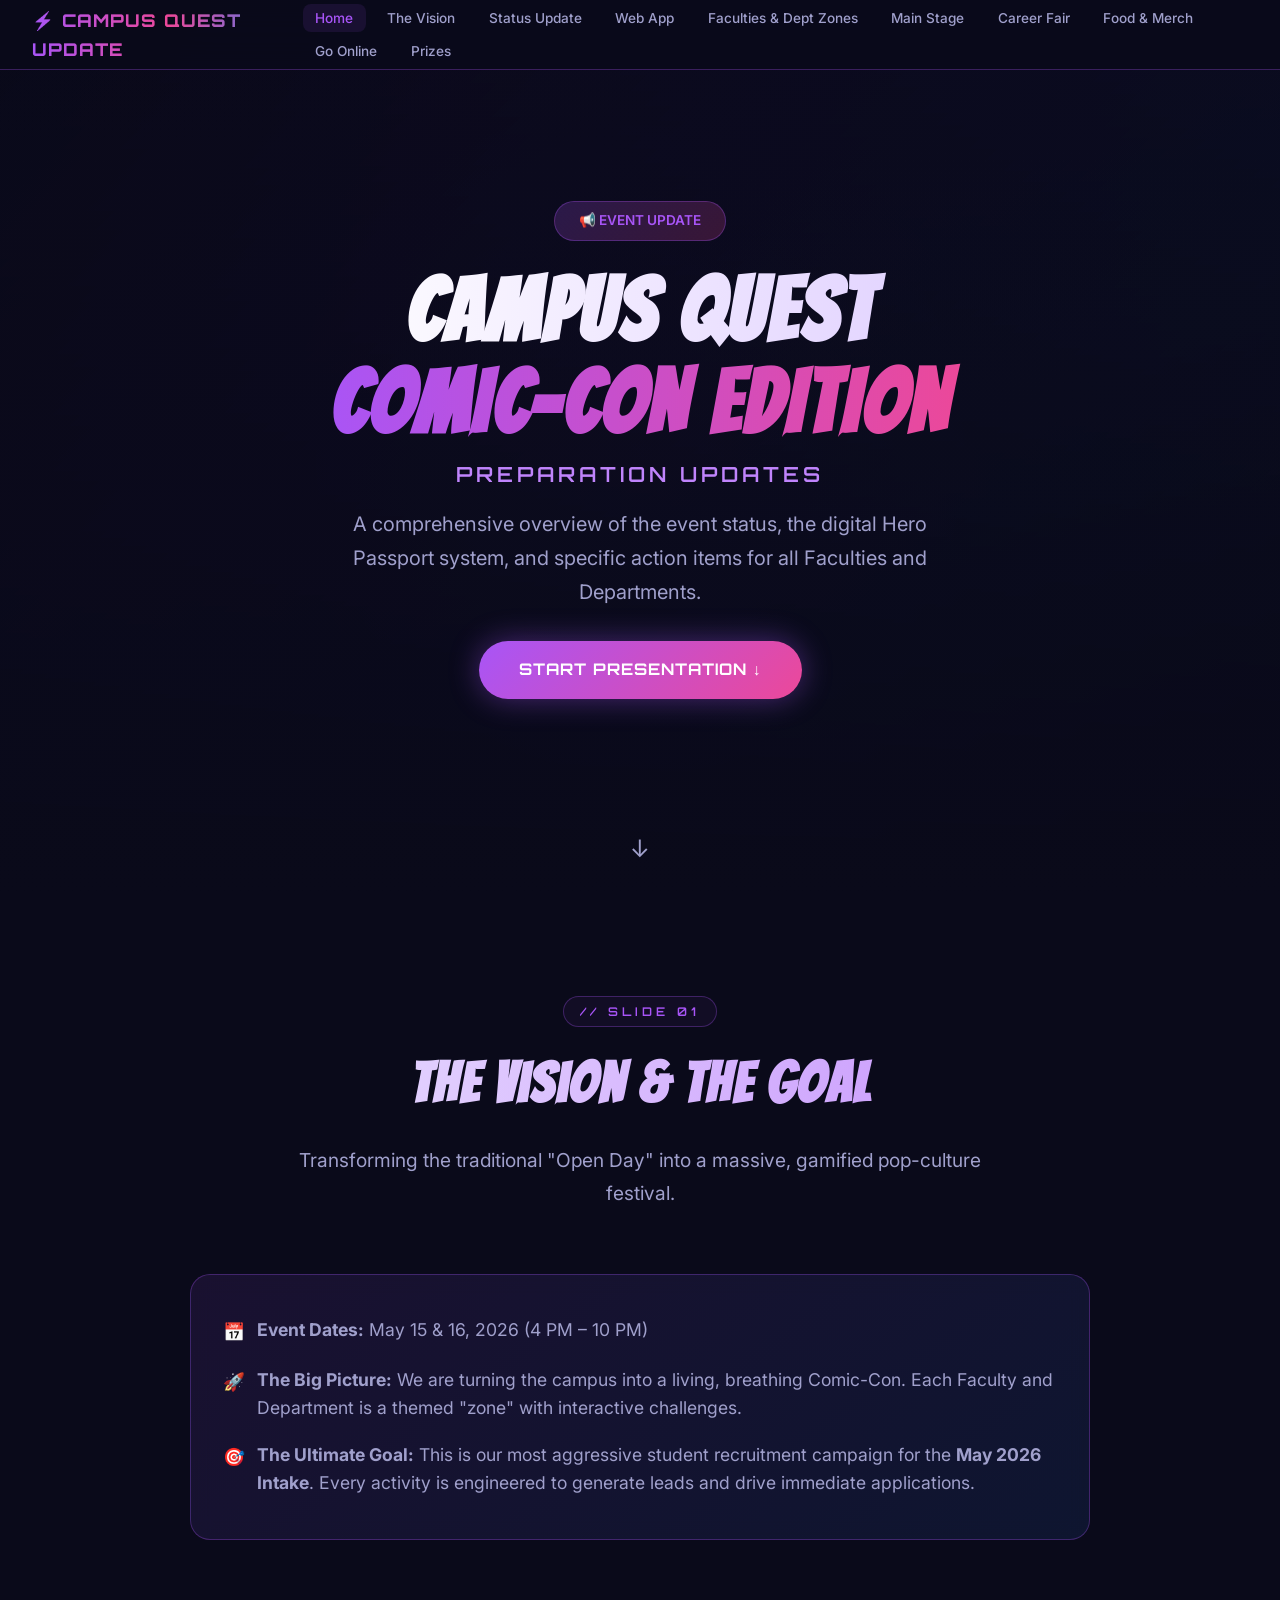
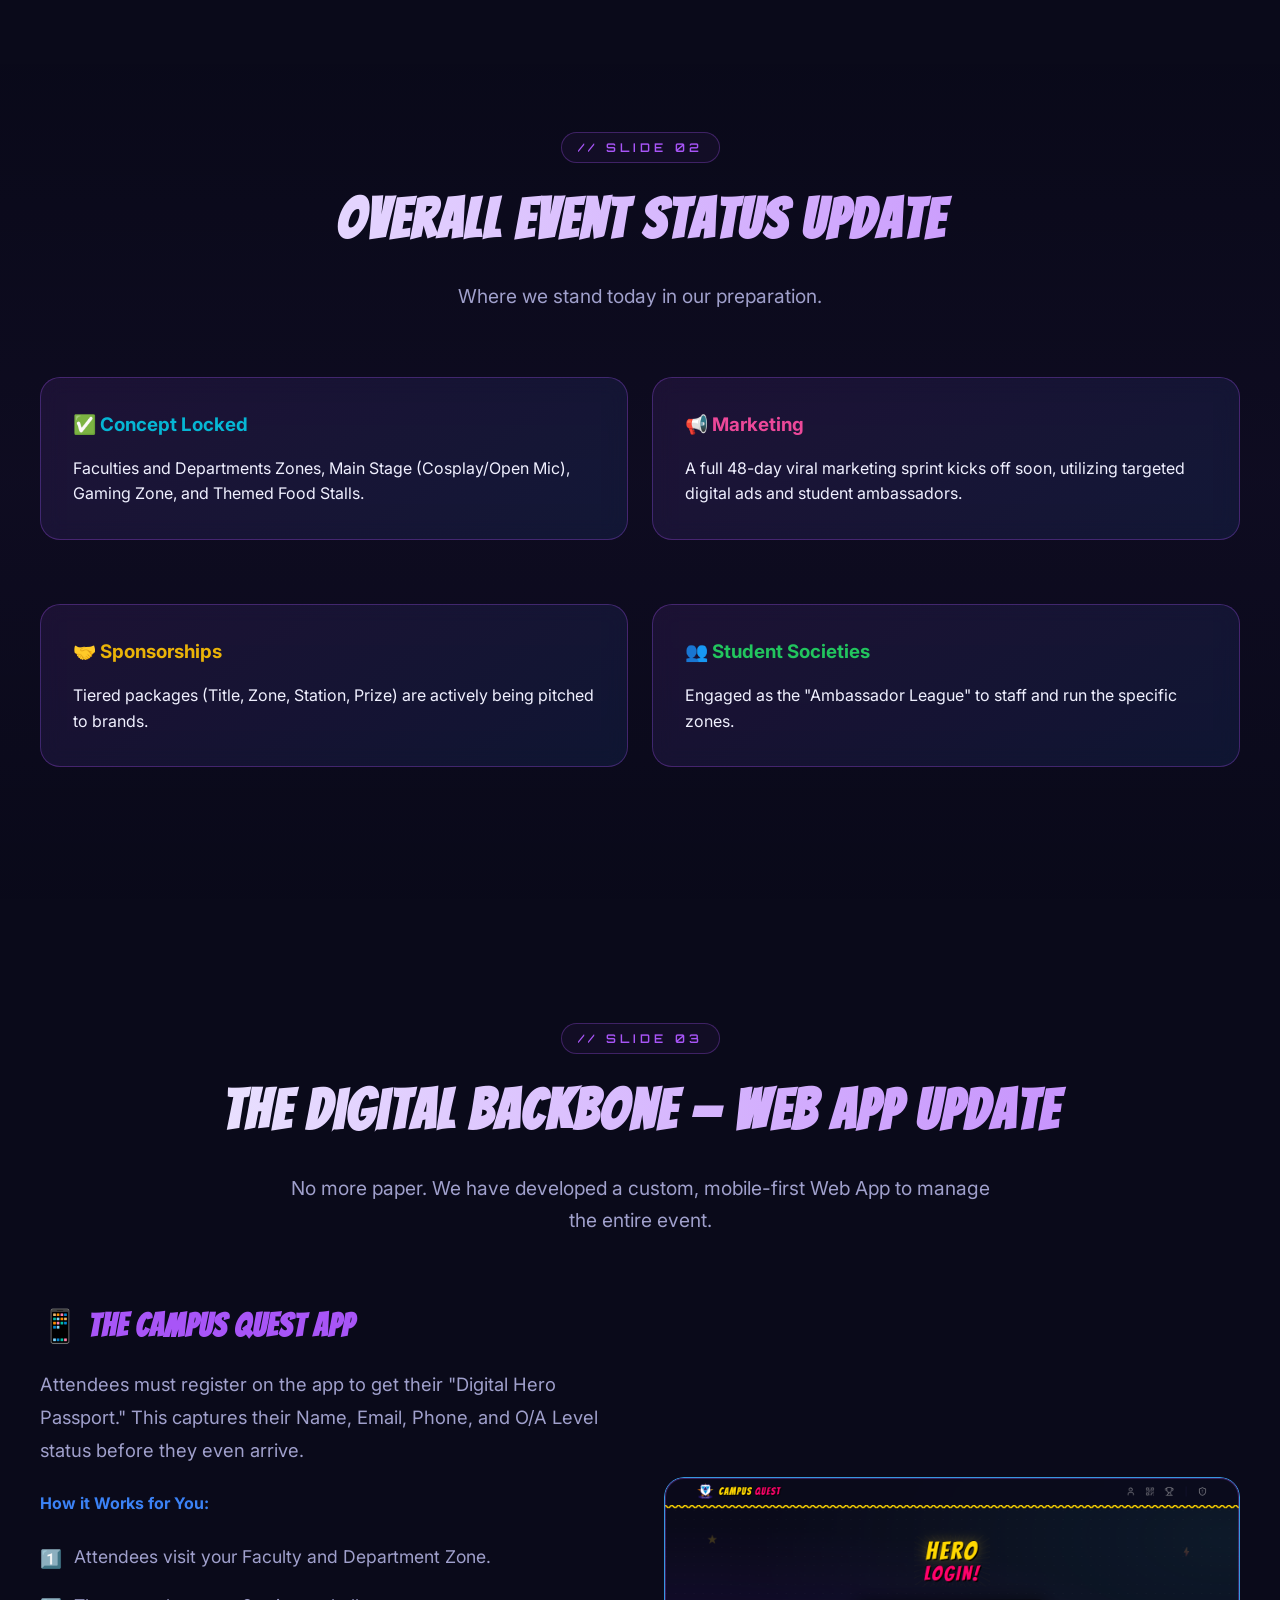
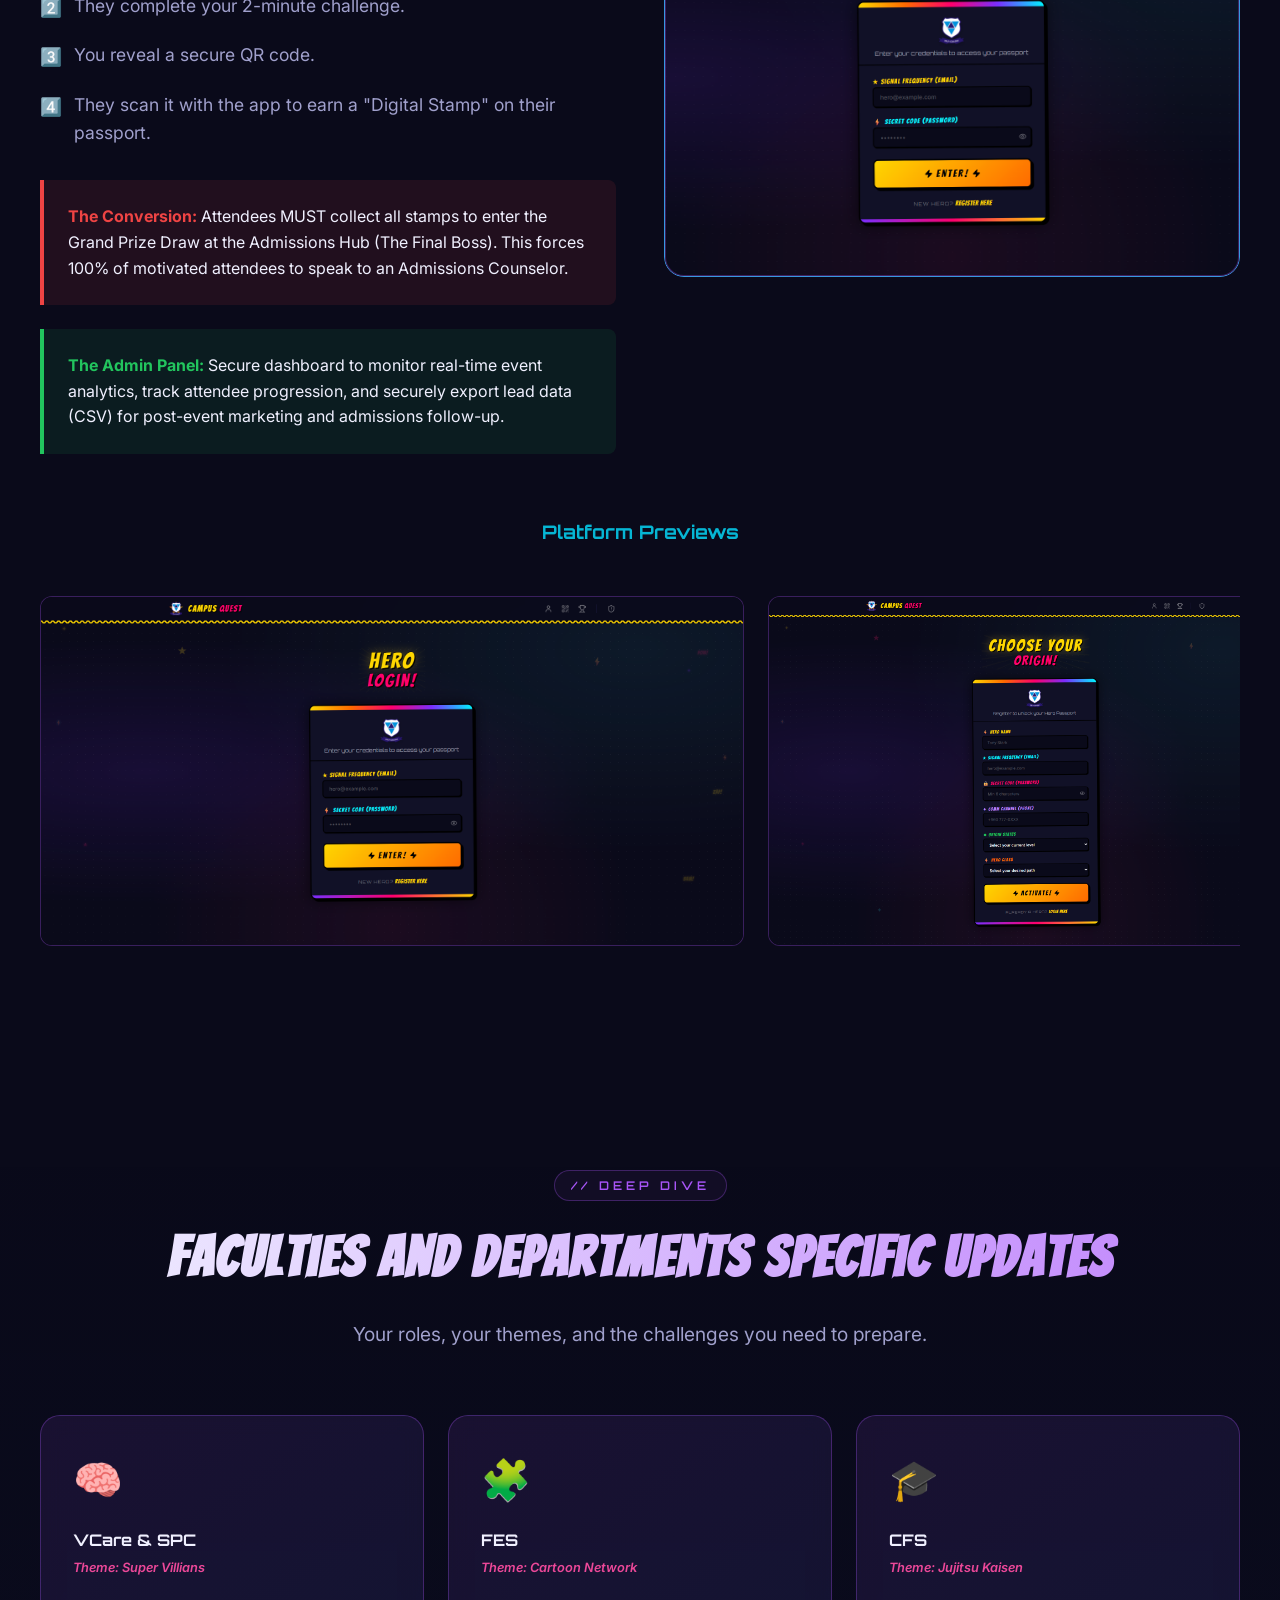
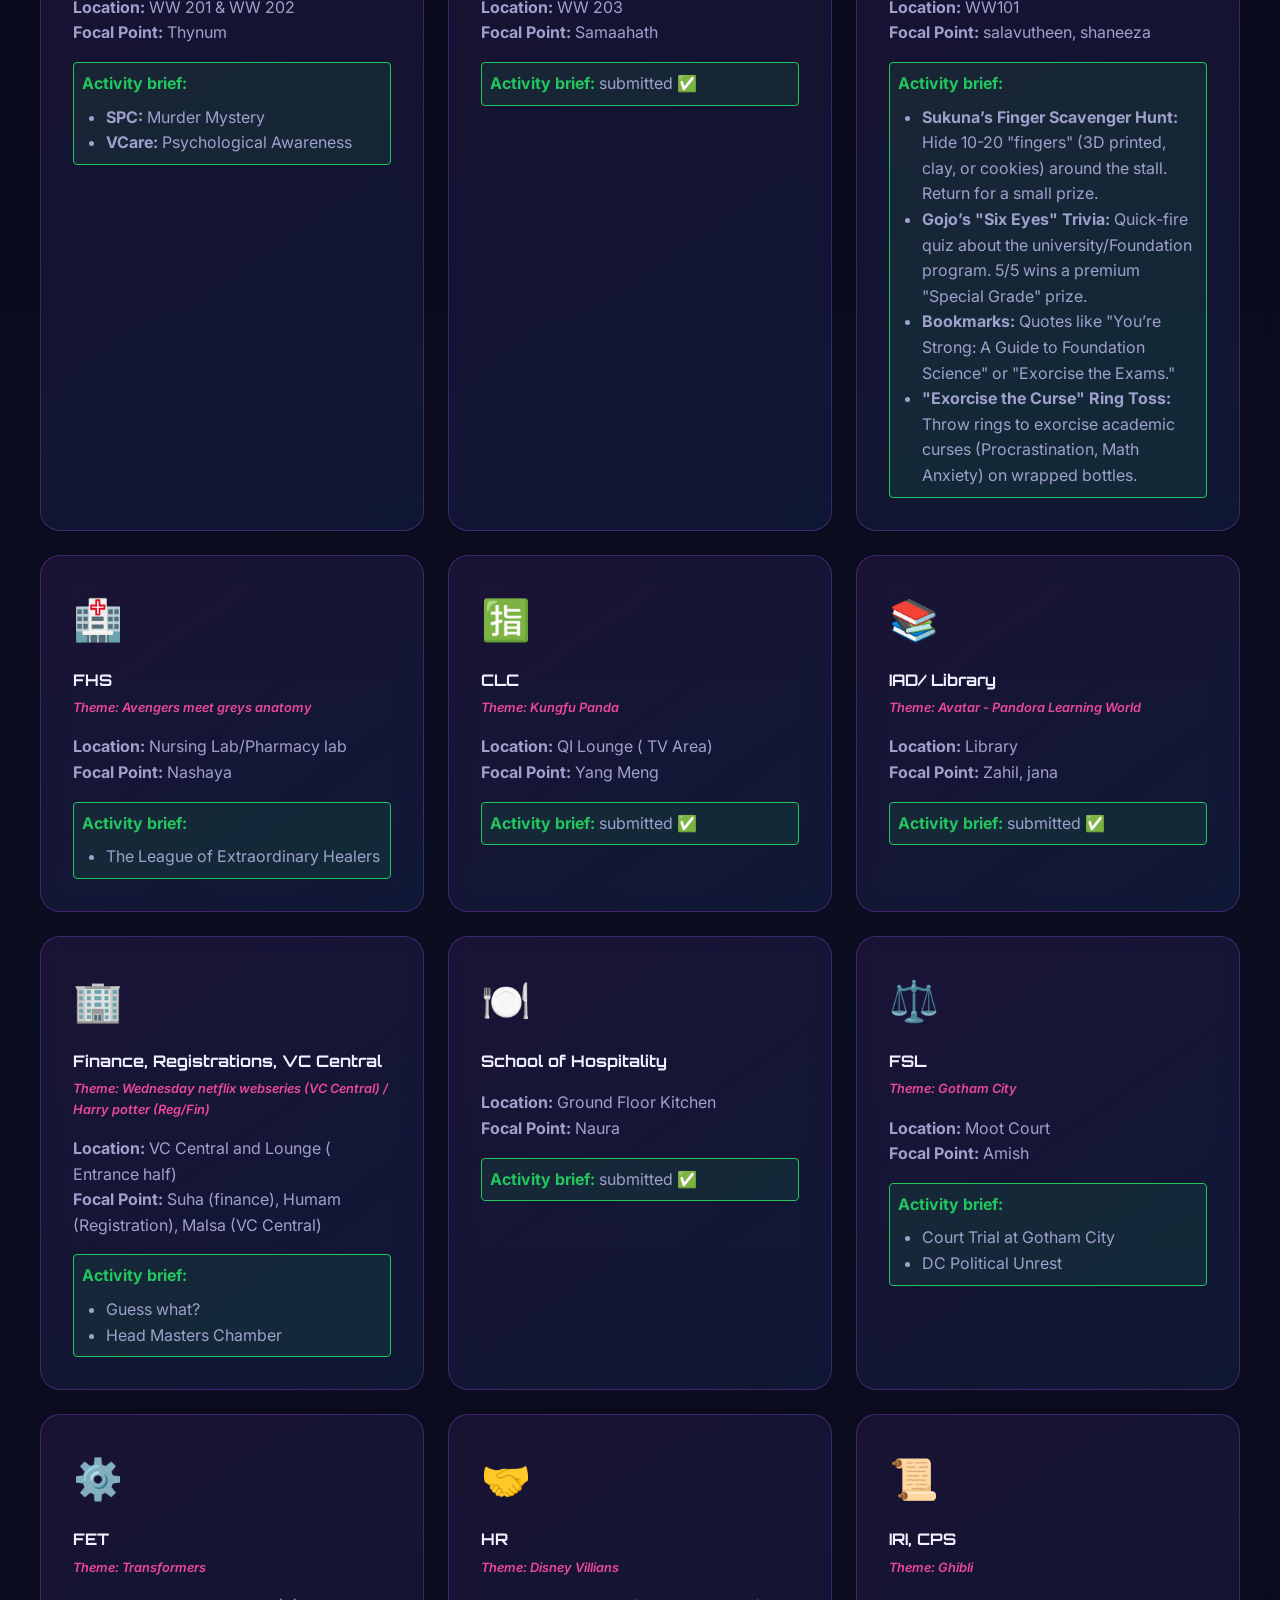
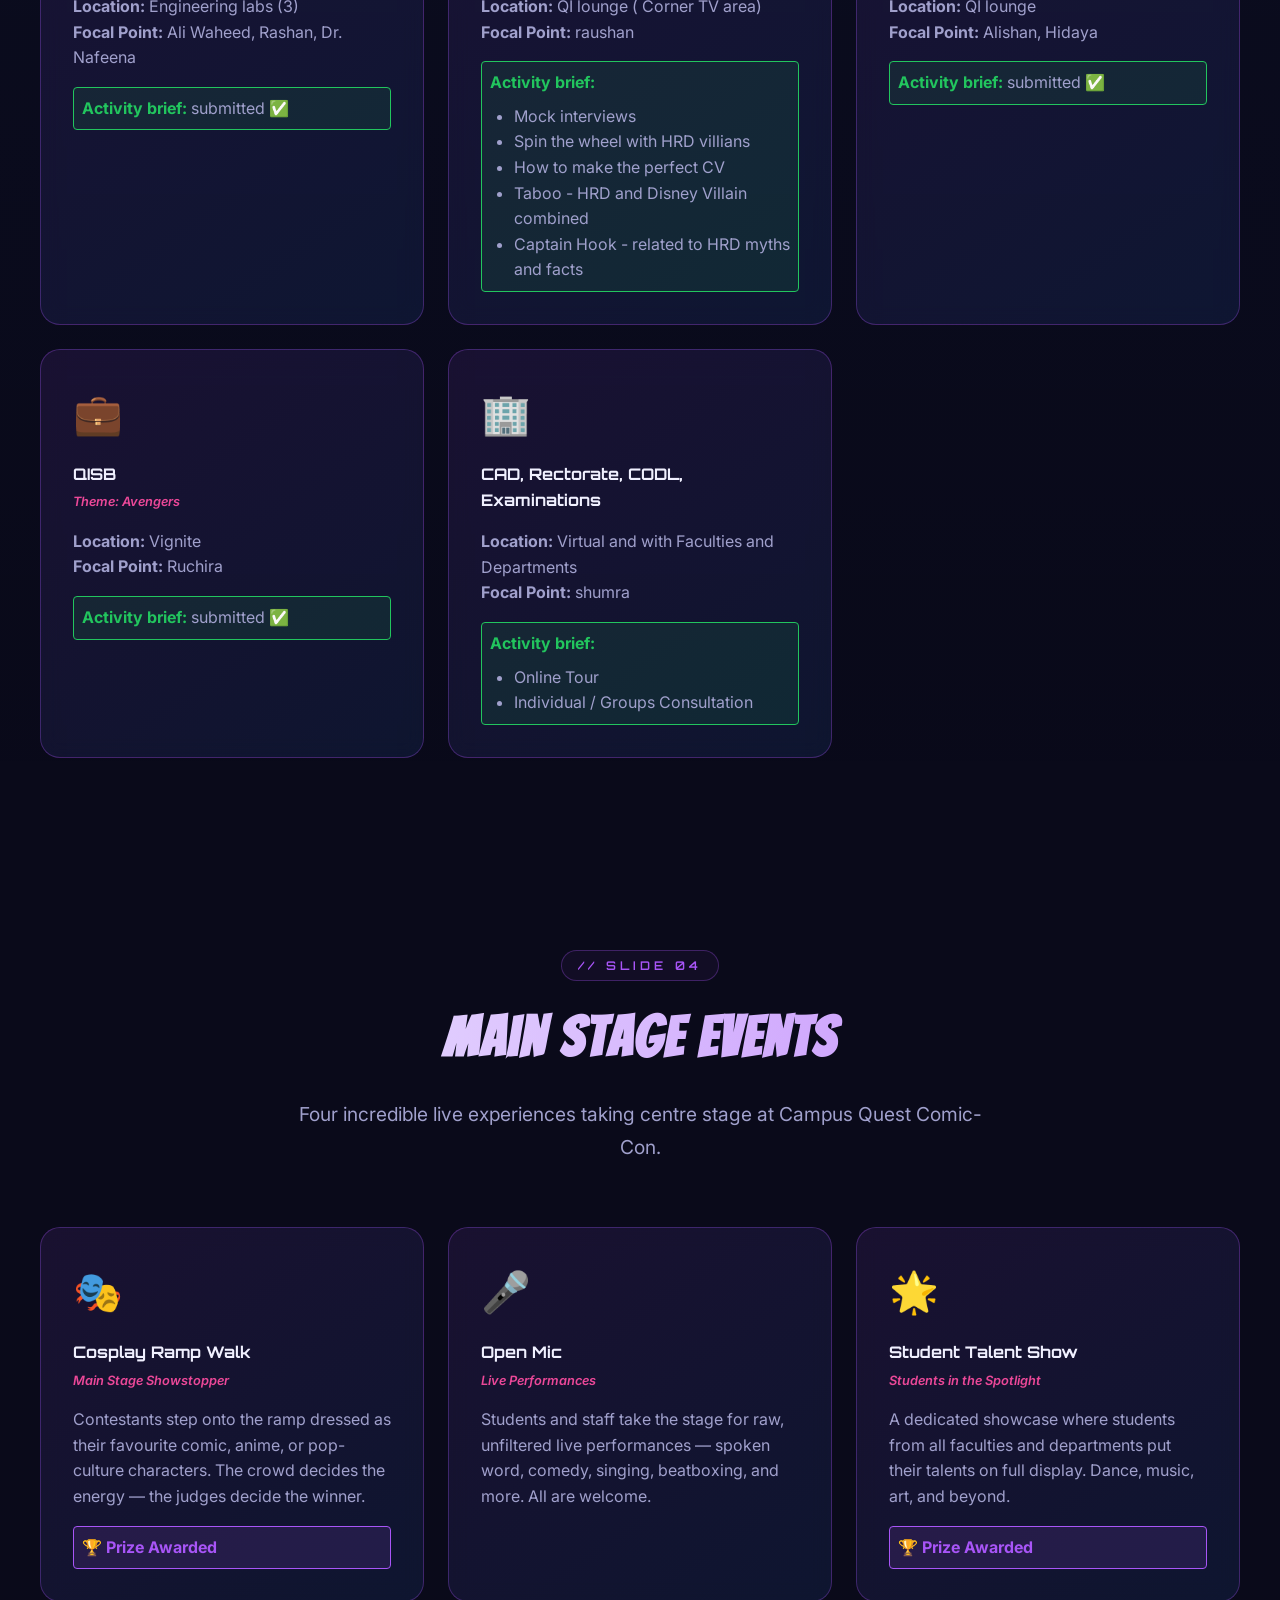
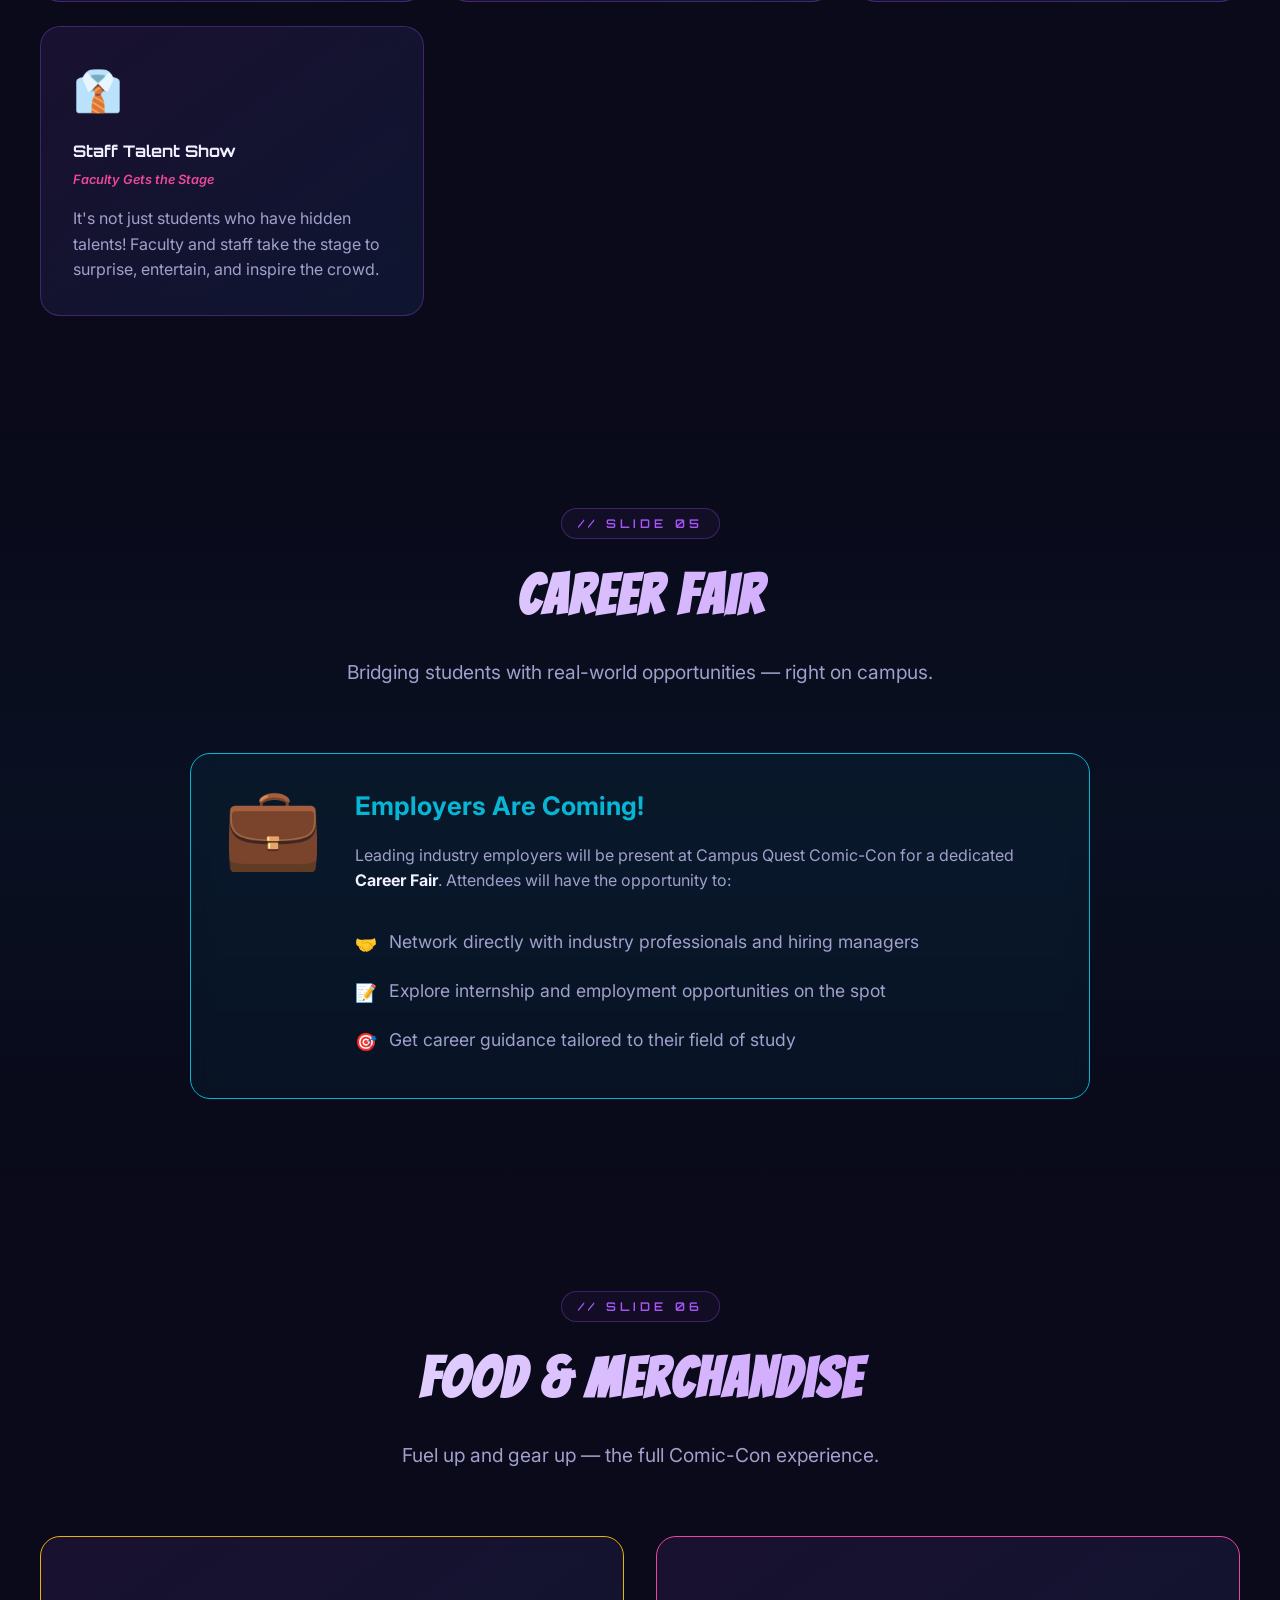
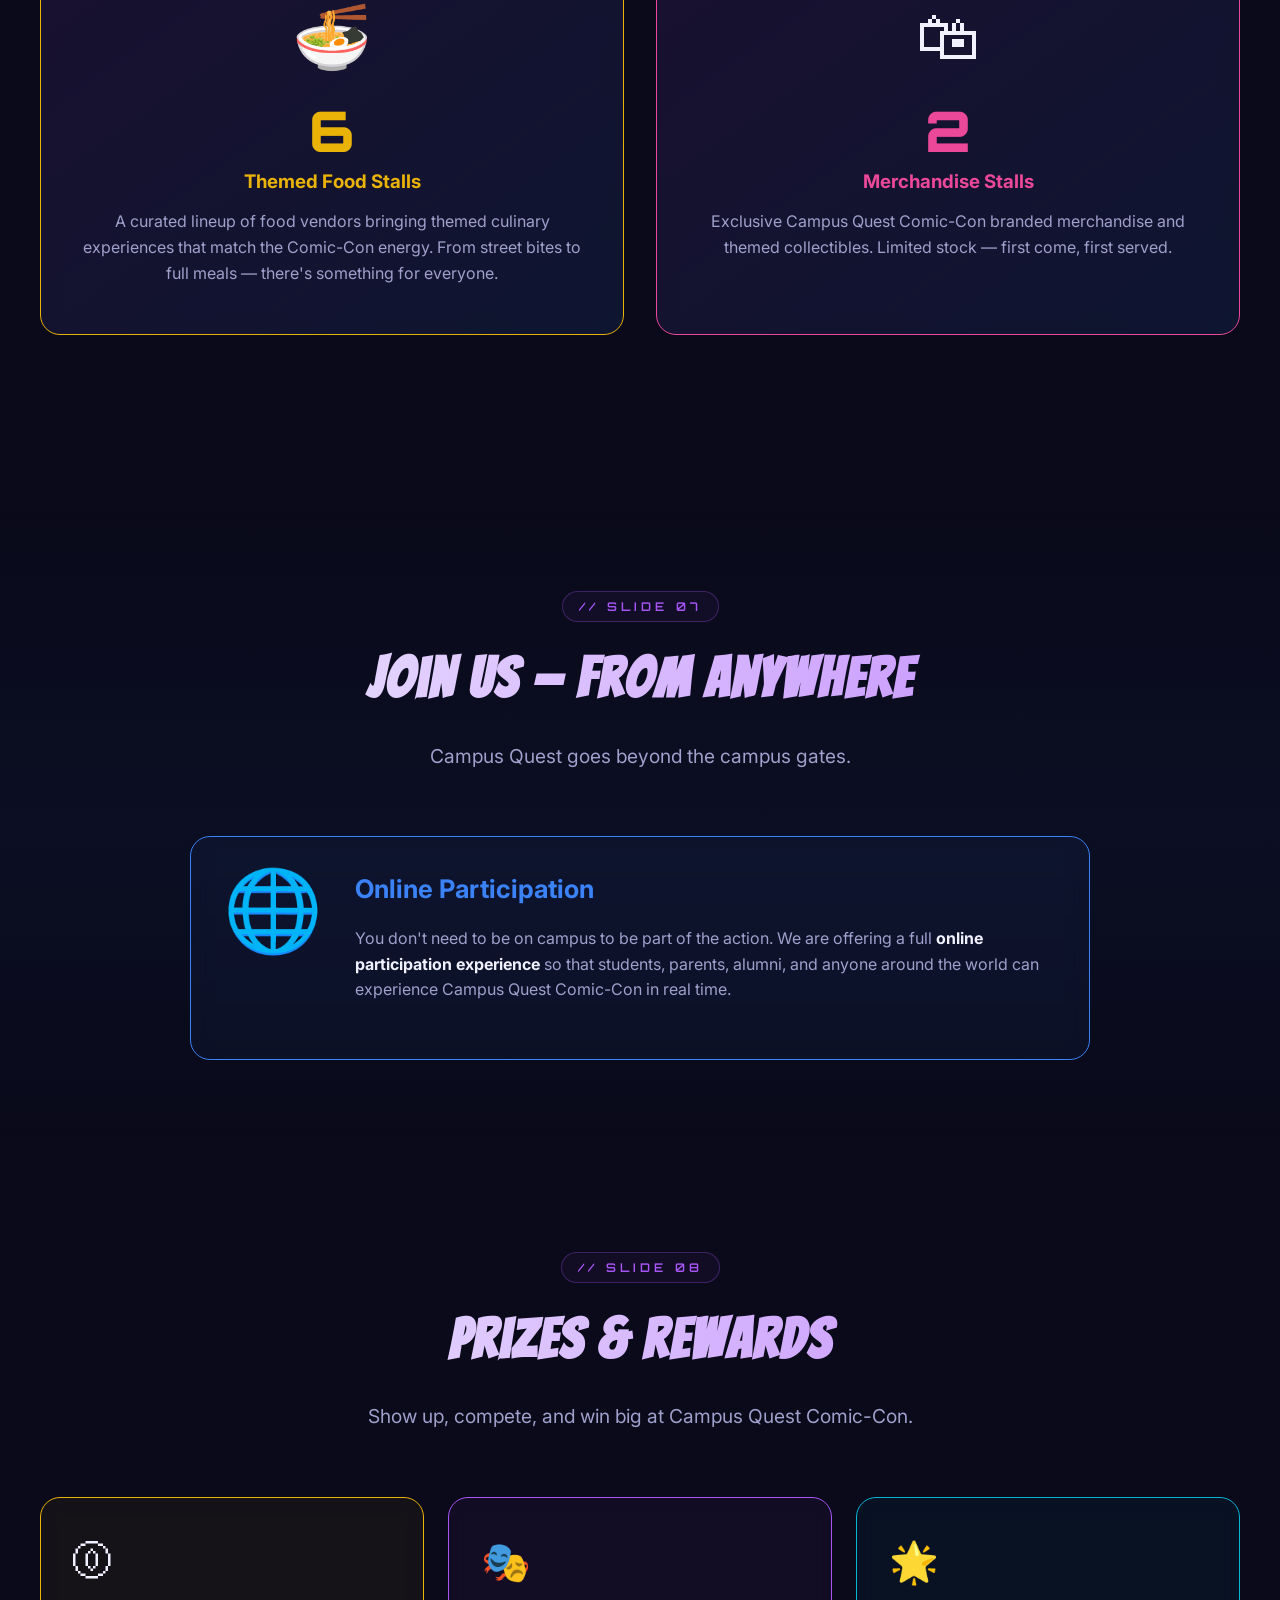
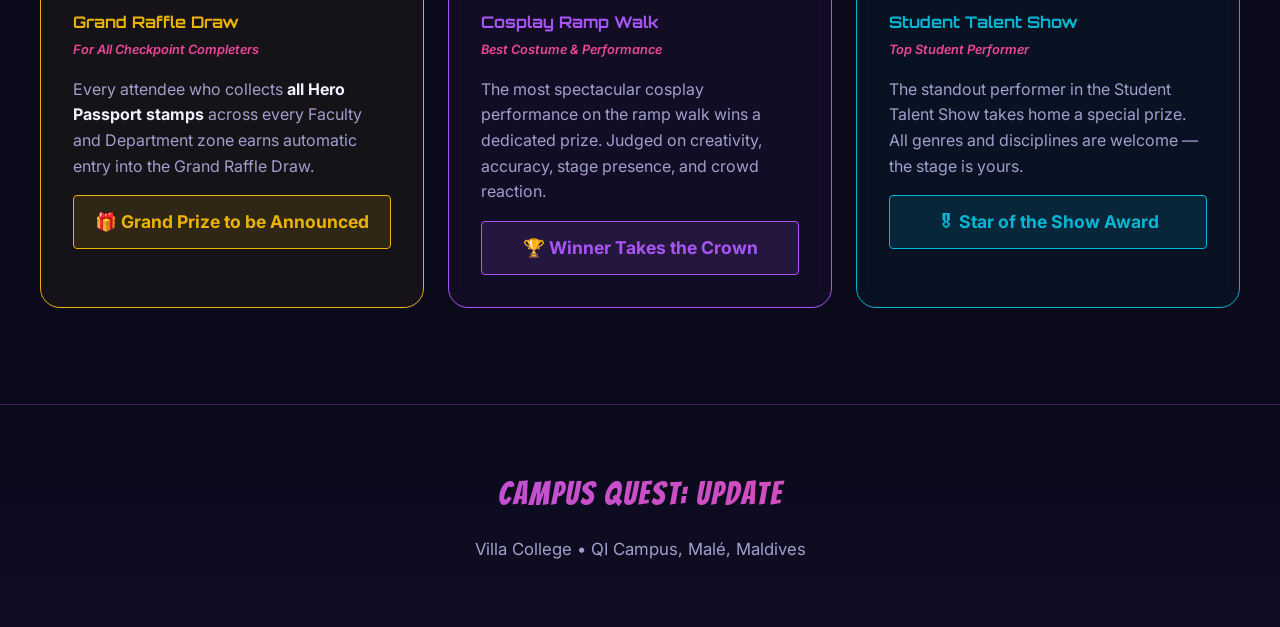
<file: focal_points.html>
<!DOCTYPE html>
<html lang="en">
<head>
    <meta charset="UTF-8">
    <meta name="viewport" content="width=device-width, initial-scale=1.0">
    <title>Campus Quest: Update</title>
    <meta name="description" content="Update for Campus Quest: Comic Con Edition">
    <link rel="stylesheet" href="styles.css">
</head>
<body>

<!-- Animated Background -->
<div class="bg-particles" id="bgParticles"></div>

<!-- Navigation -->
<nav class="navbar" id="navbar">
    <div class="nav-logo">⚡ CAMPUS QUEST UPDATE</div>
    <ul class="nav-links" id="navLinks">
        <li><a href="#hero" class="active">Home</a></li>
        <li><a href="#vision">The Vision</a></li>
        <li><a href="#status">Status Update</a></li>
        <li><a href="#webapp">Web App</a></li>
        <li><a href="#faculties">Faculties &amp; Dept Zones</a></li>
        <li><a href="#events">Main Stage</a></li>
        <li><a href="#careerfair">Career Fair</a></li>
        <li><a href="#vendors">Food &amp; Merch</a></li>
        <li><a href="#online">Go Online</a></li>
        <li><a href="#prizes">Prizes</a></li>
    </ul>
    <div class="hamburger" id="hamburger" onclick="toggleMenu()">
        <span></span><span></span><span></span>
    </div>
</nav>

<!-- HERO SECTION -->
<section class="hero" id="hero">
    <div class="hero-bg">
        <div style="width:100%;height:100%;background:linear-gradient(135deg, rgba(10,10,26,0.9), rgba(10,10,26,0.6));"></div>
    </div>
    <div class="hero-content">
        <div class="hero-badge">📢 EVENT UPDATE</div>
        <h1 class="hero-title">
            <span class="line1">CAMPUS QUEST</span>
            <span class="line2 glitch" data-text="COMIC-CON EDITION">COMIC-CON EDITION</span>
        </h1>
        <p class="hero-subtitle animate-text-1">Preparation Updates</p>
        <p class="hero-desc animate-text-2">A comprehensive overview of the event status, the digital Hero Passport system, and specific action items for all Faculties and Departments.</p>
        <a href="#vision" class="hero-cta">START PRESENTATION ↓</a>
    </div>
    <div class="scroll-indicator">↓</div>
</section>

<!-- THE VISION -->
<section class="section" id="vision">
    <div class="container">
        <div class="section-header reveal">
            <span class="section-tag">// SLIDE 01</span>
            <h2 class="section-title">The Vision & The Goal</h2>
            <p class="section-desc">Transforming the traditional "Open Day" into a massive, gamified pop-culture festival.</p>
        </div>

        <div class="glass-card reveal" style="max-width: 900px; margin: 0 auto;">
            <ul class="highlight-list" style="margin-top: 0;">
                <li><span class="icon">📅</span> <span><strong>Event Dates:</strong> May 15 & 16, 2026 (4 PM – 10 PM)</span></li>
                <li><span class="icon">🚀</span> <span><strong>The Big Picture:</strong> We are turning the campus into a living, breathing Comic-Con. Each Faculty and Department is a themed "zone" with interactive challenges.</span></li>
                <li><span class="icon">🎯</span> <span><strong>The Ultimate Goal:</strong> This is our most aggressive student recruitment campaign for the <strong>May 2026 Intake</strong>. Every activity is engineered to generate leads and drive immediate applications.</span></li>
            </ul>
        </div>
    </div>
</section>

<!-- STATUS UPDATE -->
<section class="section" id="status" style="background: linear-gradient(180deg, transparent, rgba(168,85,247,0.03), transparent);">
    <div class="container">
        <div class="section-header reveal">
            <span class="section-tag">// SLIDE 02</span>
            <h2 class="section-title">Overall Event Status Update</h2>
            <p class="section-desc">Where we stand today in our preparation.</p>
        </div>

        <div class="stats-row" style="margin-top: 2rem;">
            <div class="stat-card glass-card reveal reveal-delay-1" style="flex: 1; text-align: left; padding: 2rem;">
                <h3 style="color: var(--neon-cyan); margin-bottom: 1rem;">✅ Concept Locked</h3>
                <p>Faculties and Departments Zones, Main Stage (Cosplay/Open Mic), Gaming Zone, and Themed Food Stalls.</p>
            </div>
            <div class="stat-card glass-card reveal reveal-delay-2" style="flex: 1; text-align: left; padding: 2rem;">
                <h3 style="color: var(--neon-pink); margin-bottom: 1rem;">📢 Marketing</h3>
                <p>A full 48-day viral marketing sprint kicks off soon, utilizing targeted digital ads and student ambassadors.</p>
            </div>
        </div>
        <div class="stats-row" style="margin-top: 2rem;">
            <div class="stat-card glass-card reveal reveal-delay-3" style="flex: 1; text-align: left; padding: 2rem;">
                <h3 style="color: var(--neon-yellow); margin-bottom: 1rem;">🤝 Sponsorships</h3>
                <p>Tiered packages (Title, Zone, Station, Prize) are actively being pitched to brands.</p>
            </div>
            <div class="stat-card glass-card reveal reveal-delay-4" style="flex: 1; text-align: left; padding: 2rem;">
                <h3 style="color: var(--neon-green); margin-bottom: 1rem;">👥 Student Societies</h3>
                <p>Engaged as the "Ambassador League" to staff and run the specific zones.</p>
            </div>
        </div>
    </div>
</section>

<!-- WEB APP -->
<section class="section" id="webapp">
    <div class="container">
        <div class="section-header reveal">
            <span class="section-tag">// SLIDE 03</span>
            <h2 class="section-title">The Digital Backbone — Web App Update</h2>
            <p class="section-desc">No more paper. We have developed a custom, mobile-first Web App to manage the entire event.</p>
        </div>

        <div class="what-is-grid reveal">
            <div class="what-is-text">
                <h3>📱 The Campus Quest App</h3>
                <p>Attendees must register on the app to get their "Digital Hero Passport." This captures their Name, Email, Phone, and O/A Level status before they even arrive.</p>
                <h4 style="margin-top: 1.5rem; margin-bottom: 1rem; color: var(--neon-blue);">How it Works for You:</h4>
                <ul class="highlight-list">
                    <li><span class="icon">1️⃣</span> <span>Attendees visit your Faculty and Department Zone.</span></li>
                    <li><span class="icon">2️⃣</span> <span>They complete your 2-minute challenge.</span></li>
                    <li><span class="icon">3️⃣</span> <span>You reveal a secure QR code.</span></li>
                    <li><span class="icon">4️⃣</span> <span>They scan it with the app to earn a "Digital Stamp" on their passport.</span></li>
                </ul>
                <div style="margin-top: 1.5rem; padding: 1.5rem; background: rgba(239,68,68,0.1); border-left: 4px solid #ef4444; border-radius: 0 8px 8px 0;">
                    <strong style="color: #ef4444;">The Conversion:</strong> Attendees MUST collect all stamps to enter the Grand Prize Draw at the Admissions Hub (The Final Boss). This forces 100% of motivated attendees to speak to an Admissions Counselor.
                </div>
                <div style="margin-top: 1.5rem; padding: 1.5rem; background: rgba(34,197,94,0.1); border-left: 4px solid #22c55e; border-radius: 0 8px 8px 0;">
                    <strong style="color: #22c55e;">The Admin Panel:</strong> Secure dashboard to monitor real-time event analytics, track attendee progression, and securely export lead data (CSV) for post-event marketing and admissions follow-up.
                </div>
            </div>
            <div class="what-is-image" style="display: flex; align-items: center; justify-content: center;">
                <img src="images/webapp/1.png" alt="Hero Passport UI" style="max-width: 100%; max-height: 500px; border-radius: 20px; border: 1px solid var(--neon-cyan); box-shadow: 0 0 20px rgba(6,182,212,0.2);">
            </div>
        </div>
        
        <div class="reveal" style="margin-top: 4rem;">
            <h3 style="text-align: center; margin-bottom: 2rem; color: var(--neon-cyan); font-family: 'Orbitron', sans-serif;">Platform Previews</h3>
            <div style="display: flex; gap: 1.5rem; overflow-x: auto; padding: 1rem 0 2rem 0; scroll-snap-type: x mandatory; scrollbar-width: thin; scrollbar-color: var(--neon-blue) transparent;">
                <img src="images/webapp/1.png" style="height: 350px; object-fit: contain; border-radius: 12px; border: 1px solid var(--glass-border); scroll-snap-align: center; background: rgba(10,10,26,0.5);" alt="Preview 1">
                <img src="images/webapp/2.png" style="height: 350px; object-fit: contain; border-radius: 12px; border: 1px solid var(--glass-border); scroll-snap-align: center; background: rgba(10,10,26,0.5);" alt="Preview 2">
                <img src="images/webapp/3.png" style="height: 350px; object-fit: contain; border-radius: 12px; border: 1px solid var(--glass-border); scroll-snap-align: center; background: rgba(10,10,26,0.5);" alt="Preview 3">
                <img src="images/webapp/4.png" style="height: 350px; object-fit: contain; border-radius: 12px; border: 1px solid var(--glass-border); scroll-snap-align: center; background: rgba(10,10,26,0.5);" alt="Preview 4">
                <img src="images/webapp/5.png" style="height: 350px; object-fit: contain; border-radius: 12px; border: 1px solid var(--glass-border); scroll-snap-align: center; background: rgba(10,10,26,0.5);" alt="Preview 5">
                <img src="images/webapp/6.png" style="height: 350px; object-fit: contain; border-radius: 12px; border: 1px solid var(--glass-border); scroll-snap-align: center; background: rgba(10,10,26,0.5);" alt="Preview 6">
                <img src="images/webapp/7.png" style="height: 350px; object-fit: contain; border-radius: 12px; border: 1px solid var(--glass-border); scroll-snap-align: center; background: rgba(10,10,26,0.5);" alt="Preview 7">
            </div>
        </div>
    </div>
</section>

<!-- FACULTY ZONES -->
<section class="section" id="faculties" style="background: linear-gradient(180deg, transparent, rgba(59,130,246,0.03), transparent);">
    <div class="container">
        <div class="section-header reveal">
            <span class="section-tag">// DEEP DIVE</span>
            <h2 class="section-title">Faculties and Departments Specific Updates</h2>
            <p class="section-desc">Your roles, your themes, and the challenges you need to prepare.</p>
        </div>

        <div class="factions-grid">
            <!-- VCare & SPC -->
            <div class="glass-card faction-card reveal">
                <span class="faction-icon">🧠</span>
                <h3>VCare &amp; SPC</h3>
                <div class="faction-theme">Theme: Super Villians</div>
                <div style="margin-top: 1rem; color: var(--text-secondary);">
                    <strong>Location:</strong> WW 201 &amp; WW 202<br>
                    <strong>Focal Point:</strong> Thynum
                </div>
                <div style="margin-top: 1rem; padding: 0.5rem; background: rgba(34,197,94,0.1); border: 1px solid #22c55e; border-radius: 4px;">
                    <strong style="color: #22c55e;">Activity brief:</strong> <div style="margin-top: 0.5rem; color: var(--text-secondary);"><ul style="margin-bottom: 0; padding-left: 1.5rem;"><li><strong>SPC:</strong> Murder Mystery</li><li><strong>VCare:</strong> Psychological Awareness</li></ul></div>
                </div>
            </div>

            <!-- FES -->
            <div class="glass-card faction-card reveal">
                <span class="faction-icon">🧩</span>
                <h3>FES</h3>
                <div class="faction-theme">Theme: Cartoon Network</div>
                <div style="margin-top: 1rem; color: var(--text-secondary);">
                    <strong>Location:</strong> WW 203<br>
                    <strong>Focal Point:</strong> Samaahath
                </div>
                <div style="margin-top: 1rem; padding: 0.5rem; background: rgba(34,197,94,0.1); border: 1px solid #22c55e; border-radius: 4px;">
                    <strong style="color: #22c55e;">Activity brief:</strong> <span style="color: var(--text-secondary);">submitted ✅</span>
                </div>
            </div>

            <!-- CFS -->
            <div class="glass-card faction-card reveal">
                <span class="faction-icon">🎓</span>
                <h3>CFS</h3>
                <div class="faction-theme">Theme: Jujitsu Kaisen</div>
                <div style="margin-top: 1rem; color: var(--text-secondary);">
                    <strong>Location:</strong> WW101<br>
                    <strong>Focal Point:</strong> salavutheen, shaneeza
                </div>
                <div style="margin-top: 1rem; padding: 0.5rem; background: rgba(34,197,94,0.1); border: 1px solid #22c55e; border-radius: 4px;">
                    <strong style="color: #22c55e;">Activity brief:</strong> <div style="margin-top: 0.5rem; color: var(--text-secondary);"><ul style="margin-bottom: 0; padding-left: 1.5rem;"><li><strong>Sukuna’s Finger Scavenger Hunt:</strong> Hide 10-20 "fingers" (3D printed, clay, or cookies) around the stall. Return for a small prize.</li><li><strong>Gojo’s "Six Eyes" Trivia:</strong> Quick-fire quiz about the university/Foundation program. 5/5 wins a premium "Special Grade" prize.</li><li><strong>Bookmarks:</strong> Quotes like "You’re Strong: A Guide to Foundation Science" or "Exorcise the Exams."</li><li><strong>"Exorcise the Curse" Ring Toss:</strong> Throw rings to exorcise academic curses (Procrastination, Math Anxiety) on wrapped bottles.</li></ul></div>
                </div>
            </div>

            <!-- FHS -->
            <div class="glass-card faction-card reveal">
                <span class="faction-icon">🏥</span>
                <h3>FHS</h3>
                <div class="faction-theme">Theme: Avengers meet greys anatomy</div>
                <div style="margin-top: 1rem; color: var(--text-secondary);">
                    <strong>Location:</strong> Nursing Lab/Pharmacy lab<br>
                    <strong>Focal Point:</strong> Nashaya
                </div>
                <div style="margin-top: 1rem; padding: 0.5rem; background: rgba(34,197,94,0.1); border: 1px solid #22c55e; border-radius: 4px;">
                    <strong style="color: #22c55e;">Activity brief:</strong> <div style="margin-top: 0.5rem; color: var(--text-secondary);"><ul style="margin-bottom: 0; padding-left: 1.5rem;"><li>The League of Extraordinary Healers</li></ul></div>
                </div>
            </div>

            <!-- CLC -->
            <div class="glass-card faction-card reveal">
                <span class="faction-icon">🈯</span>
                <h3>CLC</h3>
                <div class="faction-theme">Theme: Kungfu Panda</div>
                <div style="margin-top: 1rem; color: var(--text-secondary);">
                    <strong>Location:</strong> QI Lounge ( TV Area)<br>
                    <strong>Focal Point:</strong> Yang Meng
                </div>
                <div style="margin-top: 1rem; padding: 0.5rem; background: rgba(34,197,94,0.1); border: 1px solid #22c55e; border-radius: 4px;">
                    <strong style="color: #22c55e;">Activity brief:</strong> <span style="color: var(--text-secondary);">submitted ✅</span>
                </div>
            </div>

            <!-- IAD/ Library -->
            <div class="glass-card faction-card reveal">
                <span class="faction-icon">📚</span>
                <h3>IAD/ Library</h3>
                <div class="faction-theme">Theme: Avatar - Pandora Learning World</div>
                <div style="margin-top: 1rem; color: var(--text-secondary);">
                    <strong>Location:</strong> Library<br>
                    <strong>Focal Point:</strong> Zahil, jana
                </div>
                <div style="margin-top: 1rem; padding: 0.5rem; background: rgba(34,197,94,0.1); border: 1px solid #22c55e; border-radius: 4px;">
                    <strong style="color: #22c55e;">Activity brief:</strong> <span style="color: var(--text-secondary);">submitted ✅</span>
                </div>
            </div>

            <!-- Finance, Registrations, VC Central -->
            <div class="glass-card faction-card reveal">
                <span class="faction-icon">🏢</span>
                <h3>Finance, Registrations, VC Central</h3>
                <div class="faction-theme">Theme: Wednesday netflix webseries (VC Central) / Harry potter (Reg/Fin)</div>
                <div style="margin-top: 1rem; color: var(--text-secondary);">
                    <strong>Location:</strong> VC Central and Lounge ( Entrance half)<br>
                    <strong>Focal Point:</strong> Suha (finance), Humam (Registration), Malsa (VC Central)
                </div>
                <div style="margin-top: 1rem; padding: 0.5rem; background: rgba(34,197,94,0.1); border: 1px solid #22c55e; border-radius: 4px;">
                    <strong style="color: #22c55e;">Activity brief:</strong> <div style="margin-top: 0.5rem; color: var(--text-secondary);"><ul style="margin-bottom: 0; padding-left: 1.5rem;"><li>Guess what?</li><li>Head Masters Chamber</li></ul></div>
                </div>
            </div>

            <!-- School of Hospitality -->
            <div class="glass-card faction-card reveal">
                <span class="faction-icon">🍽️</span>
                <h3>School of Hospitality</h3>
                <div style="margin-top: 1rem; color: var(--text-secondary);">
                    <strong>Location:</strong> Ground Floor Kitchen<br>
                    <strong>Focal Point:</strong> Naura
                </div>
                <div style="margin-top: 1rem; padding: 0.5rem; background: rgba(34,197,94,0.1); border: 1px solid #22c55e; border-radius: 4px;">
                    <strong style="color: #22c55e;">Activity brief:</strong> <span style="color: var(--text-secondary);">submitted ✅</span>
                </div>
            </div>

            <!-- FSL -->
            <div class="glass-card faction-card reveal">
                <span class="faction-icon">⚖️</span>
                <h3>FSL</h3>
                <div class="faction-theme">Theme: Gotham City</div>
                <div style="margin-top: 1rem; color: var(--text-secondary);">
                    <strong>Location:</strong> Moot Court<br>
                    <strong>Focal Point:</strong> Amish
                </div>
                <div style="margin-top: 1rem; padding: 0.5rem; background: rgba(34,197,94,0.1); border: 1px solid #22c55e; border-radius: 4px;">
                    <strong style="color: #22c55e;">Activity brief:</strong> <div style="margin-top: 0.5rem; color: var(--text-secondary);"><ul style="margin-bottom: 0; padding-left: 1.5rem;"><li>Court Trial at Gotham City</li><li>DC Political Unrest</li></ul></div>
                </div>
            </div>

            <!-- FET -->
            <div class="glass-card faction-card reveal">
                <span class="faction-icon">⚙️</span>
                <h3>FET</h3>
                <div class="faction-theme">Theme: Transformers</div>
                <div style="margin-top: 1rem; color: var(--text-secondary);">
                    <strong>Location:</strong> Engineering labs (3)<br>
                    <strong>Focal Point:</strong> Ali Waheed, Rashan, Dr. Nafeena
                </div>
                <div style="margin-top: 1rem; padding: 0.5rem; background: rgba(34,197,94,0.1); border: 1px solid #22c55e; border-radius: 4px;">
                    <strong style="color: #22c55e;">Activity brief:</strong> <span style="color: var(--text-secondary);">submitted ✅</span>
                </div>
            </div>

            <!-- HR -->
            <div class="glass-card faction-card reveal">
                <span class="faction-icon">🤝</span>
                <h3>HR</h3>
                <div class="faction-theme">Theme: Disney Villians</div>
                <div style="margin-top: 1rem; color: var(--text-secondary);">
                    <strong>Location:</strong> QI lounge ( Corner TV area)<br>
                    <strong>Focal Point:</strong> raushan
                </div>
                <div style="margin-top: 1rem; padding: 0.5rem; background: rgba(34,197,94,0.1); border: 1px solid #22c55e; border-radius: 4px;">
                    <strong style="color: #22c55e;">Activity brief:</strong> <div style="margin-top: 0.5rem; color: var(--text-secondary);"><ul style="margin-bottom: 0; padding-left: 1.5rem;"><li>Mock interviews</li><li>Spin the wheel with HRD villians</li><li>How to make the perfect CV</li><li>Taboo - HRD and Disney Villain combined</li><li>Captain Hook - related to HRD myths and facts</li></ul></div>
                </div>
            </div>

            <!-- IRI, CPS -->
            <div class="glass-card faction-card reveal">
                <span class="faction-icon">📜</span>
                <h3>IRI, CPS</h3>
                <div class="faction-theme">Theme: Ghibli</div>
                <div style="margin-top: 1rem; color: var(--text-secondary);">
                    <strong>Location:</strong> QI lounge<br>
                    <strong>Focal Point:</strong> Alishan, Hidaya
                </div>
                <div style="margin-top: 1rem; padding: 0.5rem; background: rgba(34,197,94,0.1); border: 1px solid #22c55e; border-radius: 4px;">
                    <strong style="color: #22c55e;">Activity brief:</strong> <span style="color: var(--text-secondary);">submitted ✅</span>
                </div>
            </div>

            <!-- QISB -->
            <div class="glass-card faction-card reveal">
                <span class="faction-icon">💼</span>
                <h3>QISB</h3>
                <div class="faction-theme">Theme: Avengers</div>
                <div style="margin-top: 1rem; color: var(--text-secondary);">
                    <strong>Location:</strong> Vignite<br>
                    <strong>Focal Point:</strong> Ruchira
                </div>
                <div style="margin-top: 1rem; padding: 0.5rem; background: rgba(34,197,94,0.1); border: 1px solid #22c55e; border-radius: 4px;">
                    <strong style="color: #22c55e;">Activity brief:</strong> <span style="color: var(--text-secondary);">submitted ✅</span>
                </div>
            </div>

            <!-- CAD, Rectorate, CODL, Examinations -->
            <div class="glass-card faction-card reveal">
                <span class="faction-icon">🏢</span>
                <h3>CAD, Rectorate, CODL, Examinations</h3>
                <div style="margin-top: 1rem; color: var(--text-secondary);">
                    <strong>Location:</strong> Virtual and with Faculties and Departments<br>
                    <strong>Focal Point:</strong> shumra
                </div>
                <div style="margin-top: 1rem; padding: 0.5rem; background: rgba(34,197,94,0.1); border: 1px solid #22c55e; border-radius: 4px;">
                    <strong style="color: #22c55e;">Activity brief:</strong> <div style="margin-top: 0.5rem; color: var(--text-secondary);"><ul style="margin-bottom: 0; padding-left: 1.5rem;"><li>Online Tour</li><li>Individual / Groups Consultation</li></ul></div>
                </div>
            </div>
        </div>
    </div>
</section>


<!-- MAIN STAGE EVENTS -->
<section class="section" id="events">
    <div class="container">
        <div class="section-header reveal">
            <span class="section-tag">// SLIDE 04</span>
            <h2 class="section-title">Main Stage Events</h2>
            <p class="section-desc">Four incredible live experiences taking centre stage at Campus Quest Comic-Con.</p>
        </div>

        <div class="factions-grid">
            <!-- Cosplay Ramp Walk -->
            <div class="glass-card faction-card reveal">
                <span class="faction-icon">&#127917;</span>
                <h3>Cosplay Ramp Walk</h3>
                <div class="faction-theme">Main Stage Showstopper</div>
                <div style="margin-top: 1rem; color: var(--text-secondary);">
                    Contestants step onto the ramp dressed as their favourite comic, anime, or pop-culture characters. The crowd decides the energy &mdash; the judges decide the winner.
                </div>
                <div style="margin-top: 1rem; padding: 0.5rem; background: rgba(168,85,247,0.12); border: 1px solid var(--neon-purple); border-radius: 4px;">
                    <strong style="color: var(--neon-purple);">&#127942; Prize Awarded</strong>
                </div>
            </div>

            <!-- Open Mic -->
            <div class="glass-card faction-card reveal">
                <span class="faction-icon">&#127908;</span>
                <h3>Open Mic</h3>
                <div class="faction-theme">Live Performances</div>
                <div style="margin-top: 1rem; color: var(--text-secondary);">
                    Students and staff take the stage for raw, unfiltered live performances &mdash; spoken word, comedy, singing, beatboxing, and more. All are welcome.
                </div>
            </div>

            <!-- Student Talent Show -->
            <div class="glass-card faction-card reveal">
                <span class="faction-icon">&#127775;</span>
                <h3>Student Talent Show</h3>
                <div class="faction-theme">Students in the Spotlight</div>
                <div style="margin-top: 1rem; color: var(--text-secondary);">
                    A dedicated showcase where students from all faculties and departments put their talents on full display. Dance, music, art, and beyond.
                </div>
                <div style="margin-top: 1rem; padding: 0.5rem; background: rgba(168,85,247,0.12); border: 1px solid var(--neon-purple); border-radius: 4px;">
                    <strong style="color: var(--neon-purple);">&#127942; Prize Awarded</strong>
                </div>
            </div>

            <!-- Staff Talent Show -->
            <div class="glass-card faction-card reveal">
                <span class="faction-icon">&#128084;</span>
                <h3>Staff Talent Show</h3>
                <div class="faction-theme">Faculty Gets the Stage</div>
                <div style="margin-top: 1rem; color: var(--text-secondary);">
                    It's not just students who have hidden talents! Faculty and staff take the stage to surprise, entertain, and inspire the crowd.
                </div>
            </div>
        </div>
    </div>
</section>

<!-- CAREER FAIR -->
<section class="section" id="careerfair" style="background: linear-gradient(180deg, transparent, rgba(6,182,212,0.04), transparent);">
    <div class="container">
        <div class="section-header reveal">
            <span class="section-tag">// SLIDE 05</span>
            <h2 class="section-title">Career Fair</h2>
            <p class="section-desc">Bridging students with real-world opportunities &mdash; right on campus.</p>
        </div>

        <div class="glass-card reveal" style="max-width: 900px; margin: 0 auto; border: 1px solid var(--neon-cyan); background: rgba(6,182,212,0.05);">
            <div style="display: flex; align-items: flex-start; gap: 2rem; flex-wrap: wrap;">
                <div style="font-size: 5rem; line-height: 1;">&#128188;</div>
                <div style="flex: 1; min-width: 260px;">
                    <h3 style="color: var(--neon-cyan); margin-bottom: 1rem; font-size: 1.6rem;">Employers Are Coming!</h3>
                    <p style="color: var(--text-secondary); margin-bottom: 1.5rem;">Leading industry employers will be present at Campus Quest Comic-Con for a dedicated <strong style="color: var(--text-primary);">Career Fair</strong>. Attendees will have the opportunity to:</p>
                    <ul class="highlight-list" style="margin-top: 0;">
                        <li><span class="icon">&#129309;</span> <span>Network directly with industry professionals and hiring managers</span></li>
                        <li><span class="icon">&#128221;</span> <span>Explore internship and employment opportunities on the spot</span></li>
                        <li><span class="icon">&#127919;</span> <span>Get career guidance tailored to their field of study</span></li>
                    </ul>
                </div>
            </div>
        </div>
    </div>
</section>

<!-- FOOD & MERCHANDISE -->
<section class="section" id="vendors">
    <div class="container">
        <div class="section-header reveal">
            <span class="section-tag">// SLIDE 06</span>
            <h2 class="section-title">Food &amp; Merchandise</h2>
            <p class="section-desc">Fuel up and gear up &mdash; the full Comic-Con experience.</p>
        </div>

        <div class="stats-row" style="margin-top: 2rem; gap: 2rem;">
            <div class="glass-card reveal reveal-delay-1" style="flex: 1; text-align: center; padding: 3rem 2rem; border: 1px solid var(--neon-yellow);">
                <div style="font-size: 4rem; margin-bottom: 1rem;">&#127836;</div>
                <div style="font-size: 3.5rem; font-weight: 900; color: var(--neon-yellow); font-family: 'Orbitron', sans-serif; line-height: 1;">6</div>
                <h3 style="color: var(--neon-yellow); margin: 0.5rem 0;">Themed Food Stalls</h3>
                <p style="color: var(--text-secondary); margin-top: 0.75rem;">A curated lineup of food vendors bringing themed culinary experiences that match the Comic-Con energy. From street bites to full meals &mdash; there's something for everyone.</p>
            </div>

            <div class="glass-card reveal reveal-delay-2" style="flex: 1; text-align: center; padding: 3rem 2rem; border: 1px solid var(--neon-pink);">
                <div style="font-size: 4rem; margin-bottom: 1rem;">&#128717;</div>
                <div style="font-size: 3.5rem; font-weight: 900; color: var(--neon-pink); font-family: 'Orbitron', sans-serif; line-height: 1;">2</div>
                <h3 style="color: var(--neon-pink); margin: 0.5rem 0;">Merchandise Stalls</h3>
                <p style="color: var(--text-secondary); margin-top: 0.75rem;">Exclusive Campus Quest Comic-Con branded merchandise and themed collectibles. Limited stock &mdash; first come, first served.</p>
            </div>
        </div>
    </div>
</section>

<!-- ONLINE PARTICIPATION -->
<section class="section" id="online" style="background: linear-gradient(180deg, transparent, rgba(59,130,246,0.04), transparent);">
    <div class="container">
        <div class="section-header reveal">
            <span class="section-tag">// SLIDE 07</span>
            <h2 class="section-title">Join Us &mdash; From Anywhere</h2>
            <p class="section-desc">Campus Quest goes beyond the campus gates.</p>
        </div>

        <div class="glass-card reveal" style="max-width: 900px; margin: 0 auto; border: 1px solid var(--neon-blue); background: rgba(59,130,246,0.05);">
            <div style="display: flex; align-items: flex-start; gap: 2rem; flex-wrap: wrap;">
                <div style="font-size: 5rem; line-height: 1;">&#127760;</div>
                <div style="flex: 1; min-width: 260px;">
                    <h3 style="color: var(--neon-blue); margin-bottom: 1rem; font-size: 1.6rem;">Online Participation</h3>
                    <p style="color: var(--text-secondary); margin-bottom: 1.5rem;">You don't need to be on campus to be part of the action. We are offering a full <strong style="color: var(--text-primary);">online participation experience</strong> so that students, parents, alumni, and anyone around the world can experience Campus Quest Comic-Con in real time.</p>
                </div>
            </div>
        </div>
    </div>
</section>

<!-- PRIZES & REWARDS -->
<section class="section" id="prizes">
    <div class="container">
        <div class="section-header reveal">
            <span class="section-tag">// SLIDE 08</span>
            <h2 class="section-title">Prizes &amp; Rewards</h2>
            <p class="section-desc">Show up, compete, and win big at Campus Quest Comic-Con.</p>
        </div>

        <div class="factions-grid">
            <!-- Raffle Draw -->
            <div class="glass-card faction-card reveal" style="border: 1px solid var(--neon-yellow); background: rgba(234,179,8,0.05);">
                <span class="faction-icon">&#127243;</span>
                <h3 style="color: var(--neon-yellow);">Grand Raffle Draw</h3>
                <div class="faction-theme">For All Checkpoint Completers</div>
                <div style="margin-top: 1rem; color: var(--text-secondary);">
                    Every attendee who collects <strong style="color: var(--text-primary);">all Hero Passport stamps</strong> across every Faculty and Department zone earns automatic entry into the Grand Raffle Draw.
                </div>
                <div style="margin-top: 1rem; padding: 0.75rem; background: rgba(234,179,8,0.12); border: 1px solid var(--neon-yellow); border-radius: 4px; text-align: center;">
                    <strong style="color: var(--neon-yellow); font-size: 1.1rem;">&#127873; Grand Prize to be Announced</strong>
                </div>
            </div>

            <!-- Ramp Walk Prize -->
            <div class="glass-card faction-card reveal" style="border: 1px solid var(--neon-purple); background: rgba(168,85,247,0.05);">
                <span class="faction-icon">&#127917;</span>
                <h3 style="color: var(--neon-purple);">Cosplay Ramp Walk</h3>
                <div class="faction-theme">Best Costume &amp; Performance</div>
                <div style="margin-top: 1rem; color: var(--text-secondary);">
                    The most spectacular cosplay performance on the ramp walk wins a dedicated prize. Judged on creativity, accuracy, stage presence, and crowd reaction.
                </div>
                <div style="margin-top: 1rem; padding: 0.75rem; background: rgba(168,85,247,0.12); border: 1px solid var(--neon-purple); border-radius: 4px; text-align: center;">
                    <strong style="color: var(--neon-purple); font-size: 1.1rem;">&#127942; Winner Takes the Crown</strong>
                </div>
            </div>

            <!-- Student Talent Show Prize -->
            <div class="glass-card faction-card reveal" style="border: 1px solid var(--neon-cyan); background: rgba(6,182,212,0.05);">
                <span class="faction-icon">&#127775;</span>
                <h3 style="color: var(--neon-cyan);">Student Talent Show</h3>
                <div class="faction-theme">Top Student Performer</div>
                <div style="margin-top: 1rem; color: var(--text-secondary);">
                    The standout performer in the Student Talent Show takes home a special prize. All genres and disciplines are welcome &mdash; the stage is yours.
                </div>
                <div style="margin-top: 1rem; padding: 0.75rem; background: rgba(6,182,212,0.12); border: 1px solid var(--neon-cyan); border-radius: 4px; text-align: center;">
                    <strong style="color: var(--neon-cyan); font-size: 1.1rem;">&#127894; Star of the Show Award</strong>
                </div>
            </div>
        </div>
    </div>
</section>

<!-- FOOTER -->
<footer class="footer">
    <div class="footer-logo">CAMPUS QUEST: UPDATE</div>
    <p>Villa College &bull; QI Campus, Mal&eacute;, Maldives</p>
</footer>

<script>
// ===== FORCE SCROLL TO TOP ON REFRESH =====
if ('scrollRestoration' in history) {
    history.scrollRestoration = 'manual';
}
document.documentElement.style.scrollBehavior = 'auto';
window.scrollTo(0, 0);

if (window.location.hash) {
    history.replaceState('', document.title, window.location.pathname);
}

window.onload = function() {
    window.scrollTo(0, 0);
    setTimeout(() => {
        document.documentElement.style.scrollBehavior = 'smooth';
    }, 100);
};

// ===== PARTICLES =====
(function createParticles() {
    const bg = document.getElementById('bgParticles');
    const colors = ['#a855f7','#3b82f6','#ec4899','#22c55e','#06b6d4'];
    for (let i = 0; i < 40; i++) {
        const p = document.createElement('div');
        p.className = 'particle';
        const size = Math.random() * 4 + 1;
        p.style.cssText = `
            width:${size}px;height:${size}px;
            left:${Math.random()*100}%;
            background:${colors[Math.floor(Math.random()*colors.length)]};
            animation-duration:${Math.random()*15+10}s;
            animation-delay:${Math.random()*15}s;
        `;
        bg.appendChild(p);
    }
})();

// ===== MOUSE TRACKING =====
document.addEventListener('mousemove', e => {
    document.getElementById('bgParticles').style.setProperty('--mx', e.clientX + 'px');
    document.getElementById('bgParticles').style.setProperty('--my', e.clientY + 'px');
});

// ===== NAVBAR =====
window.addEventListener('scroll', () => {
    document.getElementById('navbar').classList.toggle('scrolled', window.scrollY > 50);
    const sections = document.querySelectorAll('.section, .hero');
    let current = '';
    sections.forEach(s => {
        if (window.scrollY >= s.offsetTop - 200) current = s.id;
    });
    document.querySelectorAll('.nav-links a').forEach(a => {
        a.classList.toggle('active', a.getAttribute('href') === '#' + current);
    });
});

function toggleMenu() {
    document.getElementById('navLinks').classList.toggle('open');
}

// ===== SCROLL REVEAL =====
const observer = new IntersectionObserver(entries => {
    entries.forEach(e => { if (e.isIntersecting) e.target.classList.add('visible'); });
}, { threshold: 0.1, rootMargin: '0px 0px -50px 0px' });
document.querySelectorAll('.reveal').forEach(el => observer.observe(el));

document.querySelectorAll('.nav-links a').forEach(a => {
    a.addEventListener('click', e => {
        document.getElementById('navLinks').classList.remove('open');
    });
});
</script>

</body>
</html>
</file>
<file: styles.css>
@import url('https://fonts.googleapis.com/css2?family=Orbitron:wght@400;500;600;700;800;900&family=Inter:wght@300;400;500;600;700&family=Bangers&display=swap');

:root {
  --neon-purple: #a855f7;
  --neon-blue: #3b82f6;
  --neon-pink: #ec4899;
  --neon-green: #22c55e;
  --neon-cyan: #06b6d4;
  --neon-orange: #f97316;
  --neon-yellow: #eab308;
  --dark-bg: #0a0a1a;
  --dark-surface: #111127;
  --dark-card: #1a1a3e;
  --dark-card-hover: #222255;
  --glass-bg: rgba(17, 17, 39, 0.7);
  --glass-border: rgba(168, 85, 247, 0.3);
  --text-primary: #f0f0ff;
  --text-secondary: #a0a0cc;
  --text-accent: #c084fc;
  --glow-purple: 0 0 20px rgba(168, 85, 247, 0.5), 0 0 40px rgba(168, 85, 247, 0.2);
  --glow-blue: 0 0 20px rgba(59, 130, 246, 0.5), 0 0 40px rgba(59, 130, 246, 0.2);
  --glow-pink: 0 0 20px rgba(236, 72, 153, 0.5);
  --gradient-hero: linear-gradient(135deg, #0a0a1a 0%, #1a0a3e 30%, #0a1a3e 70%, #0a0a1a 100%);
  --gradient-card: linear-gradient(145deg, rgba(168,85,247,0.1), rgba(59,130,246,0.1));
}

*, *::before, *::after { margin: 0; padding: 0; box-sizing: border-box; }

html { scroll-behavior: smooth; scroll-padding-top: 80px; }

body {
  font-family: 'Inter', sans-serif;
  background: var(--dark-bg);
  color: var(--text-primary);
  overflow-x: hidden;
  line-height: 1.6;
}

/* ===== ANIMATED BACKGROUND ===== */
.bg-particles {
  position: fixed; inset: 0;
  z-index: 0; pointer-events: none;
  background: var(--gradient-hero);
}
.bg-particles::before {
  content: '';
  position: absolute; inset: 0;
  background: radial-gradient(600px circle at var(--mx, 50%) var(--my, 50%), rgba(168,85,247,0.08), transparent 60%);
}

.particle {
  position: fixed;
  border-radius: 50%;
  pointer-events: none;
  animation: float-particle linear infinite;
  opacity: 0;
}
@keyframes float-particle {
  0% { transform: translateY(100vh) scale(0); opacity: 0; }
  10% { opacity: 1; }
  90% { opacity: 1; }
  100% { transform: translateY(-10vh) scale(1); opacity: 0; }
}

/* ===== NAVBAR ===== */
.navbar {
  position: fixed; top: 0; left: 0; right: 0;
  z-index: 1000;
  padding: 0 2rem;
  height: 70px;
  display: flex; align-items: center; justify-content: space-between;
  background: rgba(10, 10, 26, 0.85);
  backdrop-filter: blur(20px);
  border-bottom: 1px solid var(--glass-border);
  transition: all 0.3s ease;
}
.navbar.scrolled { background: rgba(10, 10, 26, 0.95); box-shadow: var(--glow-purple); }
.nav-logo {
  font-family: 'Orbitron', sans-serif;
  font-weight: 800; font-size: 1.1rem;
  background: linear-gradient(90deg, var(--neon-purple), var(--neon-pink), var(--neon-blue));
  -webkit-background-clip: text; -webkit-text-fill-color: transparent;
  background-clip: text;
  letter-spacing: 1px;
}
.nav-links { display: flex; gap: 0.5rem; list-style: none; flex-wrap: wrap; }
.nav-links a {
  color: var(--text-secondary);
  text-decoration: none;
  font-size: 0.85rem;
  font-weight: 500;
  padding: 0.4rem 0.8rem;
  border-radius: 8px;
  transition: all 0.3s ease;
  position: relative;
}
.nav-links a:hover, .nav-links a.active {
  color: var(--neon-purple);
  background: rgba(168, 85, 247, 0.1);
}
.hamburger {
  display: none; cursor: pointer;
  flex-direction: column; gap: 5px;
}
.hamburger span {
  width: 25px; height: 2px;
  background: var(--text-primary);
  transition: all 0.3s ease;
}

/* ===== HERO SECTION ===== */
.hero {
  position: relative;
  min-height: 100vh;
  display: flex; align-items: center; justify-content: center;
  text-align: center;
  padding: 2rem;
  overflow: hidden;
}
.hero-bg {
  position: absolute; inset: 0;
  z-index: 0;
}
.hero-bg img {
  width: 100%; height: 100%;
  object-fit: cover;
  opacity: 0.3;
  filter: saturate(1.3);
}
.hero-bg::after {
  content: '';
  position: absolute; inset: 0;
  background: linear-gradient(180deg, rgba(10,10,26,0.4) 0%, rgba(10,10,26,0.7) 50%, var(--dark-bg) 100%);
}
.hero-content {
  position: relative; z-index: 2;
  max-width: 900px;
}
.hero-badge {
  display: inline-flex; align-items: center; gap: 8px;
  background: linear-gradient(135deg, rgba(168,85,247,0.2), rgba(236,72,153,0.2));
  border: 1px solid var(--glass-border);
  border-radius: 50px;
  padding: 0.5rem 1.5rem;
  font-size: 0.85rem;
  color: var(--neon-purple);
  font-weight: 600;
  margin-bottom: 1.5rem;
  animation: pulse-glow 2s ease-in-out infinite;
}
@keyframes pulse-glow {
  0%, 100% { box-shadow: 0 0 10px rgba(168,85,247,0.3); }
  50% { box-shadow: 0 0 25px rgba(168,85,247,0.6); }
}
.hero-title {
  font-family: 'Bangers', cursive;
  font-size: clamp(2.5rem, 7vw, 5.5rem);
  line-height: 1.05;
  letter-spacing: 3px;
  margin-bottom: 0.5rem;
  animation: slideUpFade 1s cubic-bezier(0.16, 1, 0.3, 1) forwards;
}
.hero-title .line1 {
  display: block;
  background: linear-gradient(90deg, #fff, #e0d0ff);
  -webkit-background-clip: text; -webkit-text-fill-color: transparent; background-clip: text;
}
.hero-title .line2 {
  display: block;
  background: linear-gradient(90deg, var(--neon-purple), var(--neon-pink), var(--neon-orange));
  -webkit-background-clip: text; -webkit-text-fill-color: transparent; background-clip: text;
  animation: gradient-shift 4s ease infinite;
  background-size: 200% 200%;
}
@keyframes gradient-shift {
  0% { background-position: 0% 50%; }
  50% { background-position: 100% 50%; }
  100% { background-position: 0% 50%; }
}
.hero-subtitle {
  font-family: 'Orbitron', sans-serif;
  font-size: clamp(0.9rem, 2vw, 1.3rem);
  color: var(--text-accent);
  margin-bottom: 1rem;
  font-weight: 600;
  letter-spacing: 4px;
  text-transform: uppercase;
}
.hero-desc {
  font-size: 1.25rem;
  color: var(--text-secondary);
  max-width: 650px;
  margin: 0 auto 2rem;
  line-height: 1.7;
}
.hero-meta {
  display: flex; gap: 2rem; justify-content: center; flex-wrap: wrap;
  margin-bottom: 2.5rem;
}
.hero-meta-item {
  display: flex; align-items: center; gap: 8px;
  font-size: 0.95rem;
  color: var(--text-secondary);
}
.hero-meta-item .icon {
  font-size: 1.2rem;
}
.hero-cta {
  display: inline-flex; align-items: center; gap: 10px;
  padding: 1rem 2.5rem;
  background: linear-gradient(135deg, var(--neon-purple), var(--neon-pink));
  color: #fff;
  font-family: 'Orbitron', sans-serif;
  font-weight: 700;
  font-size: 1rem;
  border: none; border-radius: 50px;
  cursor: pointer;
  text-decoration: none;
  transition: all 0.3s ease;
  box-shadow: 0 0 30px rgba(168,85,247,0.4);
  letter-spacing: 1px;
}
.hero-cta:hover {
  transform: translateY(-3px) scale(1.03);
  box-shadow: 0 0 50px rgba(168,85,247,0.7);
}
.scroll-indicator {
  position: absolute;
  bottom: 2rem; left: 50%;
  transform: translateX(-50%);
  animation: bounce 2s infinite;
  color: var(--text-secondary);
  font-size: 1.5rem;
  z-index: 2;
}
@keyframes bounce {
  0%, 100% { transform: translateX(-50%) translateY(0); }
  50% { transform: translateX(-50%) translateY(10px); }
}

/* ===== SECTIONS ===== */
.section {
  position: relative;
  z-index: 1;
  padding: 6rem 2rem;
}
.section-header {
  text-align: center;
  margin-bottom: 4rem;
}
.section-tag {
  display: inline-block;
  font-family: 'Orbitron', sans-serif;
  font-size: 0.75rem;
  font-weight: 600;
  letter-spacing: 4px;
  text-transform: uppercase;
  color: var(--neon-purple);
  margin-bottom: 0.75rem;
  padding: 0.3rem 1rem;
  border: 1px solid rgba(168,85,247,0.3);
  border-radius: 50px;
  background: rgba(168,85,247,0.05);
}
.section-title {
  font-family: 'Bangers', cursive;
  font-size: clamp(2rem, 5vw, 3.5rem);
  letter-spacing: 2px;
  margin-bottom: 1rem;
  background: linear-gradient(90deg, var(--text-primary), var(--text-accent));
  -webkit-background-clip: text; -webkit-text-fill-color: transparent; background-clip: text;
}
.section-desc {
  color: var(--text-secondary);
  max-width: 700px;
  margin: 0 auto;
  font-size: 1.2rem;
  line-height: 1.7;
}
.container { max-width: 1200px; margin: 0 auto; }

/* ===== GLASS CARDS ===== */
.glass-card {
  background: var(--gradient-card);
  backdrop-filter: blur(10px);
  border: 1px solid var(--glass-border);
  border-radius: 20px;
  padding: 2rem;
  transition: all 0.4s ease;
  position: relative;
  overflow: hidden;
}
.glass-card::before {
  content: '';
  position: absolute; top: 0; left: 0; right: 0;
  height: 2px;
  background: linear-gradient(90deg, transparent, var(--neon-purple), var(--neon-pink), transparent);
  opacity: 0;
  transition: opacity 0.4s ease;
}
.glass-card:hover {
  border-color: rgba(168,85,247,0.5);
  transform: translateY(-5px);
  box-shadow: 0 10px 40px rgba(168,85,247,0.15);
}
.glass-card:hover::before { opacity: 1; }

/* ===== WHAT IS SECTION ===== */
.what-is-grid {
  display: grid;
  grid-template-columns: 1fr 1fr;
  gap: 3rem;
  align-items: center;
}
.what-is-image { border-radius: 20px; overflow: hidden; position: relative; }
.what-is-image img { width: 100%; height: 400px; object-fit: cover; border-radius: 20px; transition: transform 0.5s ease; }
.what-is-image:hover img { transform: scale(1.05); }
.what-is-image::after {
  content: '';
  position: absolute; inset: 0;
  border-radius: 20px;
  border: 2px solid var(--glass-border);
  pointer-events: none;
}
.what-is-text h3 {
  font-family: 'Bangers', cursive;
  font-size: 2rem;
  letter-spacing: 1px;
  margin-bottom: 1rem;
  color: var(--neon-purple);
}
.what-is-text p { color: var(--text-secondary); margin-bottom: 1.2rem; line-height: 1.8; font-size: 1.15rem; }
.highlight-list { list-style: none; }
.highlight-list li {
  display: flex; align-items: flex-start; gap: 12px;
  padding: 0.6rem 0;
  color: var(--text-secondary);
  font-size: 1.1rem;
}
.highlight-list li .icon { color: var(--neon-green); font-size: 1.1rem; flex-shrink: 0; margin-top: 2px; }

/* ===== STATS ROW ===== */
.stats-row {
  display: grid;
  grid-template-columns: repeat(auto-fit, minmax(200px, 1fr));
  gap: 1.5rem;
  margin: 4rem 0;
}
.stat-card {
  text-align: center;
  padding: 2rem 1.5rem;
}
.stat-number {
  font-family: 'Orbitron', sans-serif;
  font-size: 2.5rem;
  font-weight: 800;
  background: linear-gradient(135deg, var(--neon-purple), var(--neon-cyan));
  -webkit-background-clip: text; -webkit-text-fill-color: transparent; background-clip: text;
  margin-bottom: 0.5rem;
}
.stat-label {
  font-size: 0.9rem;
  color: var(--text-secondary);
  font-weight: 500;
}

/* ===== FACTIONS GRID ===== */
.factions-grid {
  display: grid;
  grid-template-columns: repeat(auto-fit, minmax(340px, 1fr));
  gap: 1.5rem;
}
.faction-card {
  position: relative;
  cursor: pointer;
}
.faction-card .faction-icon {
  font-size: 2.5rem;
  margin-bottom: 1rem;
  display: block;
}
.faction-card h3 {
  font-family: 'Orbitron', sans-serif;
  font-size: 1rem;
  font-weight: 700;
  margin-bottom: 0.3rem;
  color: var(--text-primary);
}
.faction-card .faction-theme {
  font-size: 0.8rem;
  color: var(--neon-pink);
  font-weight: 600;
  margin-bottom: 0.8rem;
  font-style: italic;
}
.faction-card .faction-challenge {
  font-size: 0.85rem;
  color: var(--neon-cyan);
  font-weight: 600;
  margin-bottom: 0.5rem;
}
.faction-card p { color: var(--text-secondary); font-size: 1.05rem; line-height: 1.6; }
.faction-card .faction-tag {
  display: inline-block;
  margin-top: 1rem;
  padding: 0.3rem 0.8rem;
  border-radius: 50px;
  font-size: 0.7rem;
  font-weight: 600;
  text-transform: uppercase;
  letter-spacing: 1px;
}

/* ===== ATTRACTIONS ===== */
.attractions-showcase { display: grid; grid-template-columns: repeat(auto-fit, minmax(300px, 1fr)); gap: 2rem; }
.attraction-card { overflow: hidden; padding: 0; }
.attraction-card .card-image { width: 100%; height: 220px; overflow: hidden; }
.attraction-card .card-image img { width: 100%; height: 100%; object-fit: cover; transition: transform 0.5s ease; }
.attraction-card:hover .card-image img { transform: scale(1.1); }
.attraction-card .card-body { padding: 1.5rem; }
.attraction-card h3 { font-family: 'Bangers', cursive; font-size: 1.4rem; letter-spacing: 1px; margin-bottom: 0.5rem; color: var(--text-primary); }
.attraction-card p { color: var(--text-secondary); font-size: 1.05rem; line-height: 1.6; }

/* ===== TIMELINE ===== */
.timeline { position: relative; max-width: 800px; margin: 0 auto; }
.timeline::before {
  content: '';
  position: absolute;
  left: 50%; top: 0; bottom: 0;
  width: 2px;
  background: linear-gradient(180deg, var(--neon-purple), var(--neon-blue), var(--neon-pink));
  transform: translateX(-50%);
}
.timeline-item {
  display: flex;
  justify-content: flex-end;
  padding: 0 0 3rem;
  position: relative;
  width: 50%;
}
.timeline-item:nth-child(odd) { align-self: flex-start; }
.timeline-item:nth-child(even) { align-self: flex-end; margin-left: 50%; }
.timeline-item:nth-child(even) .timeline-content { text-align: left; }
.timeline-dot {
  position: absolute;
  width: 16px; height: 16px;
  background: var(--neon-purple);
  border-radius: 50%;
  border: 3px solid var(--dark-bg);
  box-shadow: var(--glow-purple);
  z-index: 2;
}
.timeline-item:nth-child(odd) .timeline-dot { right: -8px; }
.timeline-item:nth-child(even) .timeline-dot { left: -8px; }
.timeline-content { padding: 0 2rem; }
.timeline-content .date {
  font-family: 'Orbitron', sans-serif;
  font-size: 0.75rem;
  color: var(--neon-purple);
  font-weight: 700;
  letter-spacing: 2px;
  margin-bottom: 0.5rem;
}
.timeline-content h4 { font-size: 1.1rem; margin-bottom: 0.3rem; }
.timeline-content p { color: var(--text-secondary); font-size: 1rem; line-height: 1.6; }

/* ===== SCHEDULE TABLE ===== */
.schedule-tabs {
  display: flex; gap: 1rem; justify-content: center;
  margin-bottom: 2rem;
}
.schedule-tab {
  padding: 0.8rem 2rem;
  background: var(--dark-card);
  border: 1px solid var(--glass-border);
  border-radius: 12px;
  color: var(--text-secondary);
  font-family: 'Orbitron', sans-serif;
  font-weight: 600;
  font-size: 0.85rem;
  cursor: pointer;
  transition: all 0.3s ease;
}
.schedule-tab.active, .schedule-tab:hover {
  background: linear-gradient(135deg, rgba(168,85,247,0.2), rgba(236,72,153,0.2));
  border-color: var(--neon-purple);
  color: var(--neon-purple);
  box-shadow: var(--glow-purple);
}
.schedule-table {
  width: 100%;
  border-collapse: separate;
  border-spacing: 0 8px;
}
.schedule-table thead th {
  font-family: 'Orbitron', sans-serif;
  font-size: 0.75rem;
  color: var(--neon-purple);
  letter-spacing: 2px;
  text-transform: uppercase;
  padding: 1rem;
  text-align: left;
  border-bottom: 1px solid var(--glass-border);
}
.schedule-table tbody tr {
  background: var(--dark-card);
  transition: all 0.3s ease;
}
.schedule-table tbody tr:hover {
  background: var(--dark-card-hover);
  transform: scale(1.01);
}
.schedule-table tbody td {
  padding: 1rem;
  font-size: 1.05rem;
  color: var(--text-secondary);
  border-top: 1px solid rgba(168,85,247,0.1);
  border-bottom: 1px solid rgba(168,85,247,0.1);
}
.schedule-table tbody td:first-child {
  border-left: 1px solid rgba(168,85,247,0.1);
  border-radius: 10px 0 0 10px;
  font-family: 'Orbitron', sans-serif;
  font-size: 0.8rem;
  color: var(--neon-cyan);
  font-weight: 600;
}
.schedule-table tbody td:last-child {
  border-right: 1px solid rgba(168,85,247,0.1);
  border-radius: 0 10px 10px 0;
}
.schedule-panel { display: none; }
.schedule-panel.active { display: block; }

/* ===== FOOD GRID ===== */
.food-grid { display: grid; grid-template-columns: repeat(auto-fit, minmax(220px, 1fr)); gap: 1rem; }
.food-item {
  text-align: center;
  padding: 1.5rem 1rem;
}
.food-item .food-emoji { font-size: 2.5rem; margin-bottom: 0.5rem; display: block; }
.food-item h4 { font-size: 0.95rem; margin-bottom: 0.3rem; }
.food-item p { font-size: 0.95rem; color: var(--text-secondary); font-style: italic; }

/* ===== KPI GRID ===== */
.kpi-grid { display: grid; grid-template-columns: repeat(auto-fit, minmax(250px, 1fr)); gap: 1.5rem; }
.kpi-card { text-align: center; }
.kpi-card .kpi-icon { font-size: 2rem; margin-bottom: 0.75rem; display: block; }
.kpi-card .kpi-value {
  font-family: 'Orbitron', sans-serif;
  font-size: 1.8rem;
  font-weight: 800;
  color: var(--neon-green);
  margin-bottom: 0.3rem;
}
.kpi-card .kpi-label { font-size: 0.85rem; color: var(--text-secondary); }

/* ===== FOOTER ===== */
.footer {
  position: relative; z-index: 1;
  text-align: center;
  padding: 4rem 2rem;
  border-top: 1px solid var(--glass-border);
  background: linear-gradient(180deg, transparent, rgba(168,85,247,0.05));
}
.footer-logo {
  font-family: 'Bangers', cursive;
  font-size: 2rem;
  letter-spacing: 2px;
  background: linear-gradient(90deg, var(--neon-purple), var(--neon-pink));
  -webkit-background-clip: text; -webkit-text-fill-color: transparent; background-clip: text;
  margin-bottom: 1rem;
}
.footer p { color: var(--text-secondary); font-size: 1.05rem; }

/* ===== ANIMATIONS ===== */
.reveal {
  opacity: 0;
  transform: translateY(40px);
  transition: opacity 0.8s ease, transform 0.8s ease;
}
.reveal.visible {
  opacity: 1;
  transform: translateY(0);
}
.reveal-delay-1 { transition-delay: 0.1s; }
.reveal-delay-2 { transition-delay: 0.2s; }
.reveal-delay-3 { transition-delay: 0.3s; }
.reveal-delay-4 { transition-delay: 0.4s; }

/* ===== HERO TEXT ANIMATIONS ===== */
@keyframes slideUpFade {
  0% { opacity: 0; transform: translateY(30px); }
  100% { opacity: 1; transform: translateY(0); }
}
.animate-text-1 {
  opacity: 0;
  animation: slideUpFade 1s cubic-bezier(0.16, 1, 0.3, 1) 0.3s forwards;
}
.animate-text-2 {
  opacity: 0;
  animation: slideUpFade 1s cubic-bezier(0.16, 1, 0.3, 1) 0.5s forwards;
}
.animate-text-3 {
  opacity: 0;
  animation: slideUpFade 1s cubic-bezier(0.16, 1, 0.3, 1) 0.7s forwards;
}

/* ===== GLITCH TEXT ===== */
.glitch { position: relative; }
.glitch::before, .glitch::after {
  content: attr(data-text);
  position: absolute; left: 0; top: 0;
  width: 100%; height: 100%;
}
.glitch::before { animation: glitch-1 2s infinite linear alternate-reverse; clip-path: inset(0 0 80% 0); color: var(--neon-cyan); }
.glitch::after { animation: glitch-2 2s infinite linear alternate-reverse; clip-path: inset(80% 0 0 0); color: var(--neon-pink); }
@keyframes glitch-1 {
  0% { transform: translateX(0); }
  20% { transform: translateX(-3px); }
  40% { transform: translateX(3px); }
  60% { transform: translateX(-1px); }
  80% { transform: translateX(2px); }
  100% { transform: translateX(0); }
}
@keyframes glitch-2 {
  0% { transform: translateX(0); }
  20% { transform: translateX(3px); }
  40% { transform: translateX(-3px); }
  60% { transform: translateX(1px); }
  80% { transform: translateX(-2px); }
  100% { transform: translateX(0); }
}

/* ===== RESPONSIVE ===== */
@media (max-width: 900px) {
  .what-is-grid { grid-template-columns: 1fr; }
  .factions-grid { grid-template-columns: 1fr; }
  .timeline::before { left: 20px; }
  .timeline-item, .timeline-item:nth-child(even) { width: 100%; margin-left: 0; padding-left: 50px; }
  .timeline-item .timeline-dot, .timeline-item:nth-child(even) .timeline-dot { left: 12px !important; right: auto !important; }
  .timeline-content { padding: 0; }
}
@media (max-width: 768px) {
  .nav-links { 
    display: none;
    position: absolute; top: 70px; left: 0; right: 0;
    background: rgba(10,10,26,0.95);
    flex-direction: column;
    padding: 1rem;
    border-bottom: 1px solid var(--glass-border);
  }
  .nav-links.open { display: flex; }
  .hamburger { display: flex; }
  .hero-meta { flex-direction: column; align-items: center; gap: 0.8rem; }
  .schedule-table { font-size: 0.8rem; }
  .schedule-table thead th, .schedule-table tbody td { padding: 0.6rem; }
}
</file>
